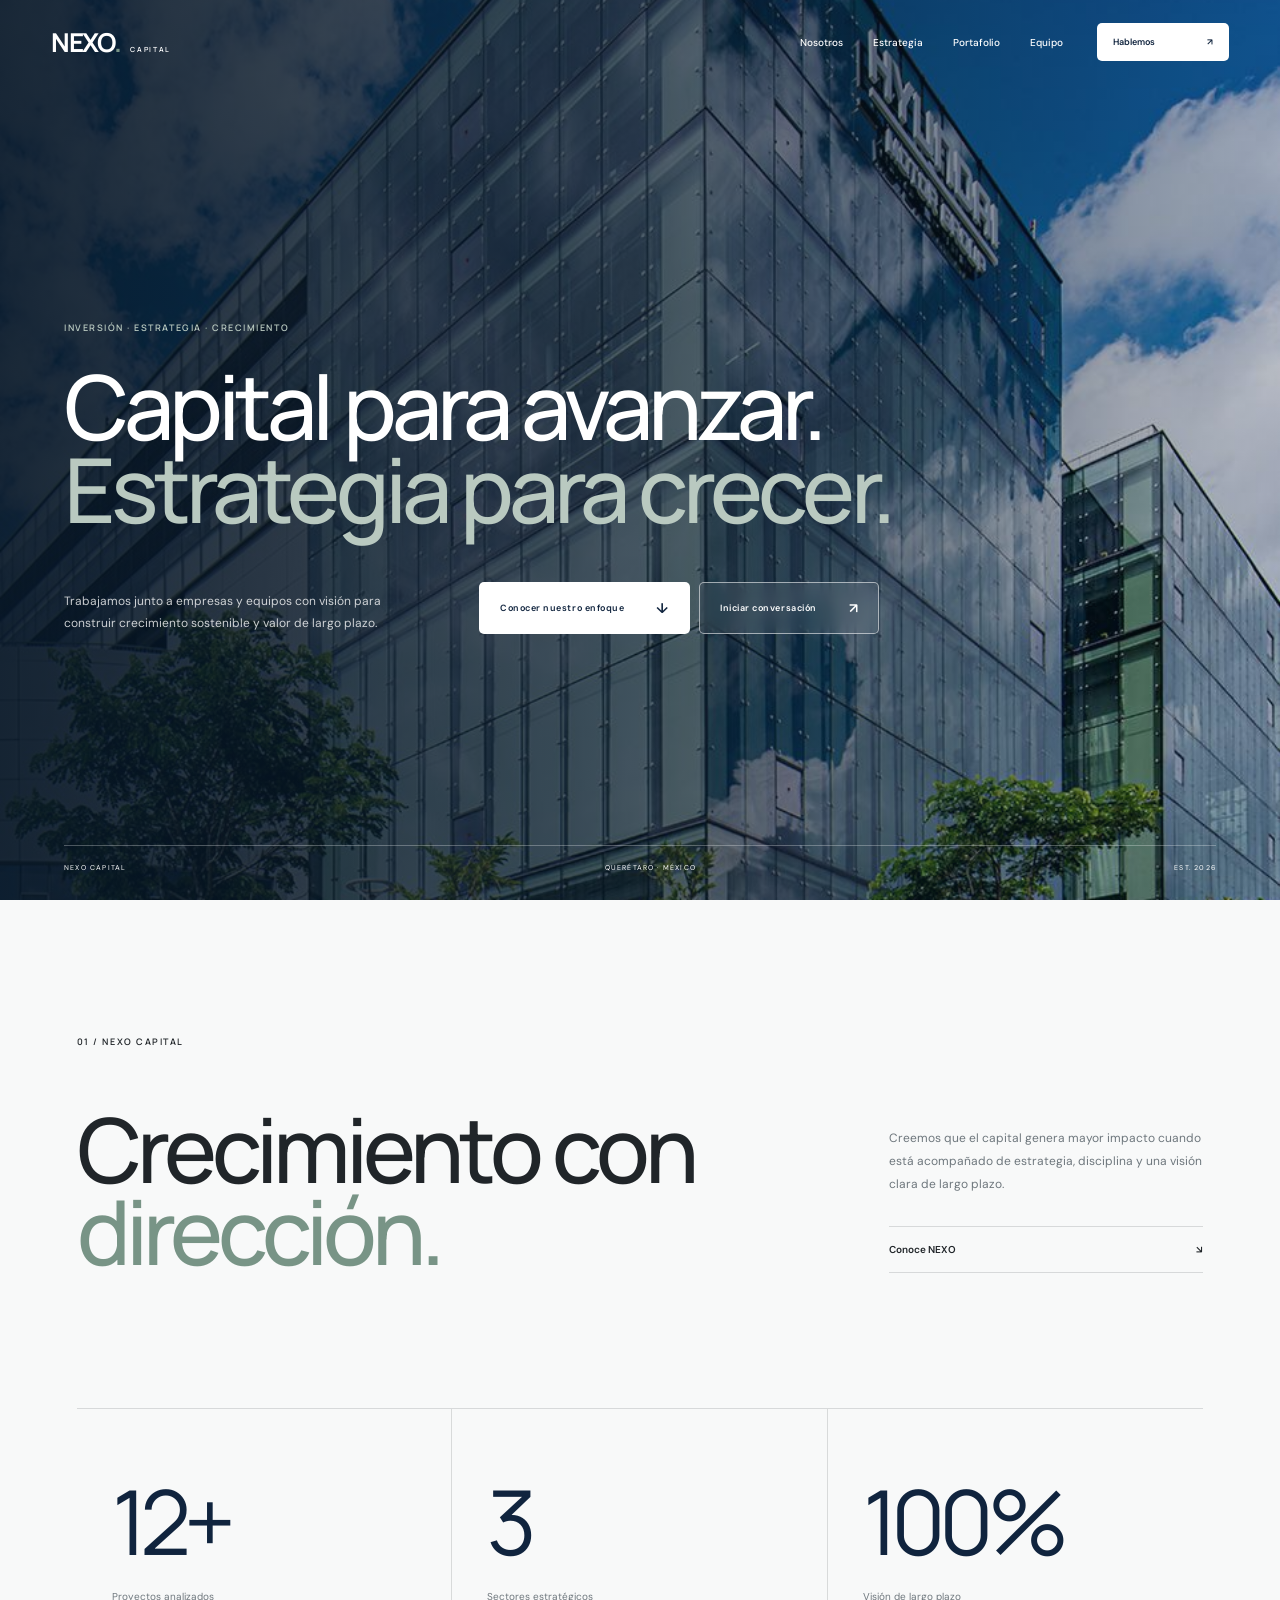
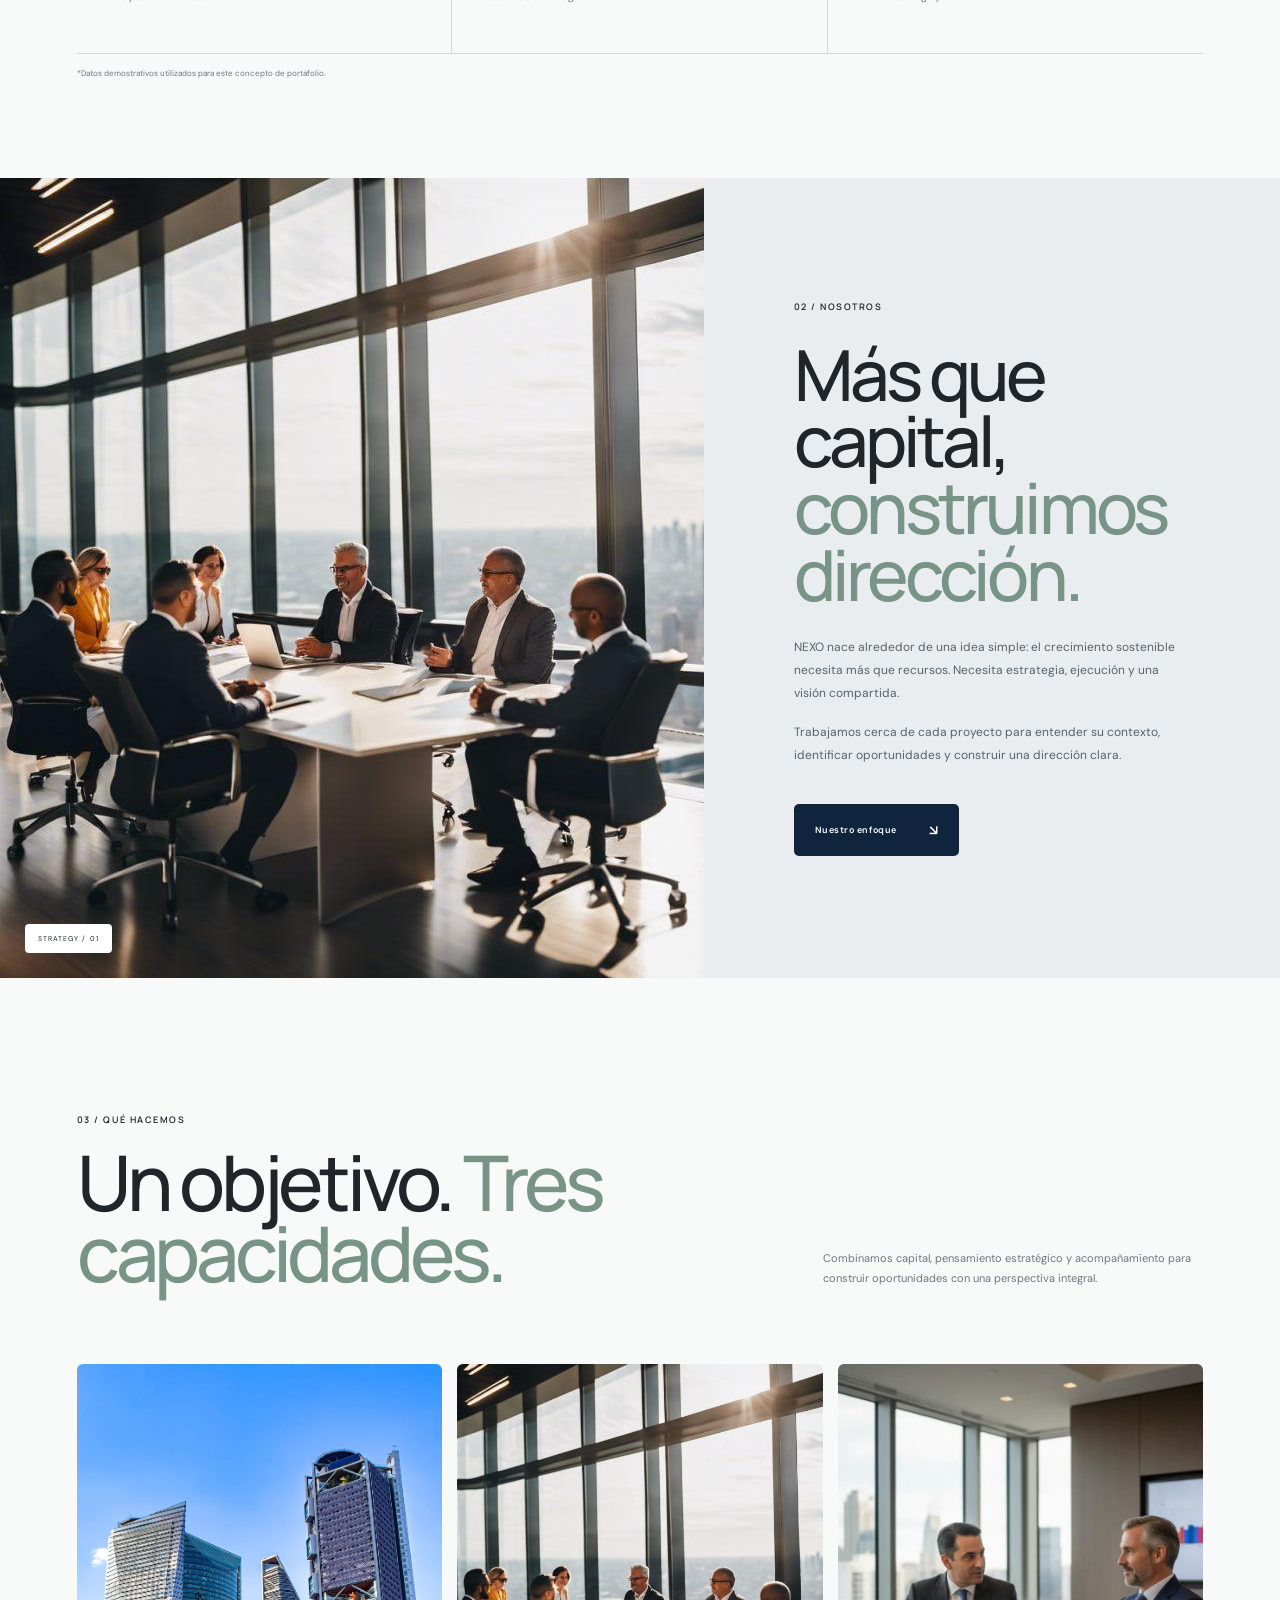
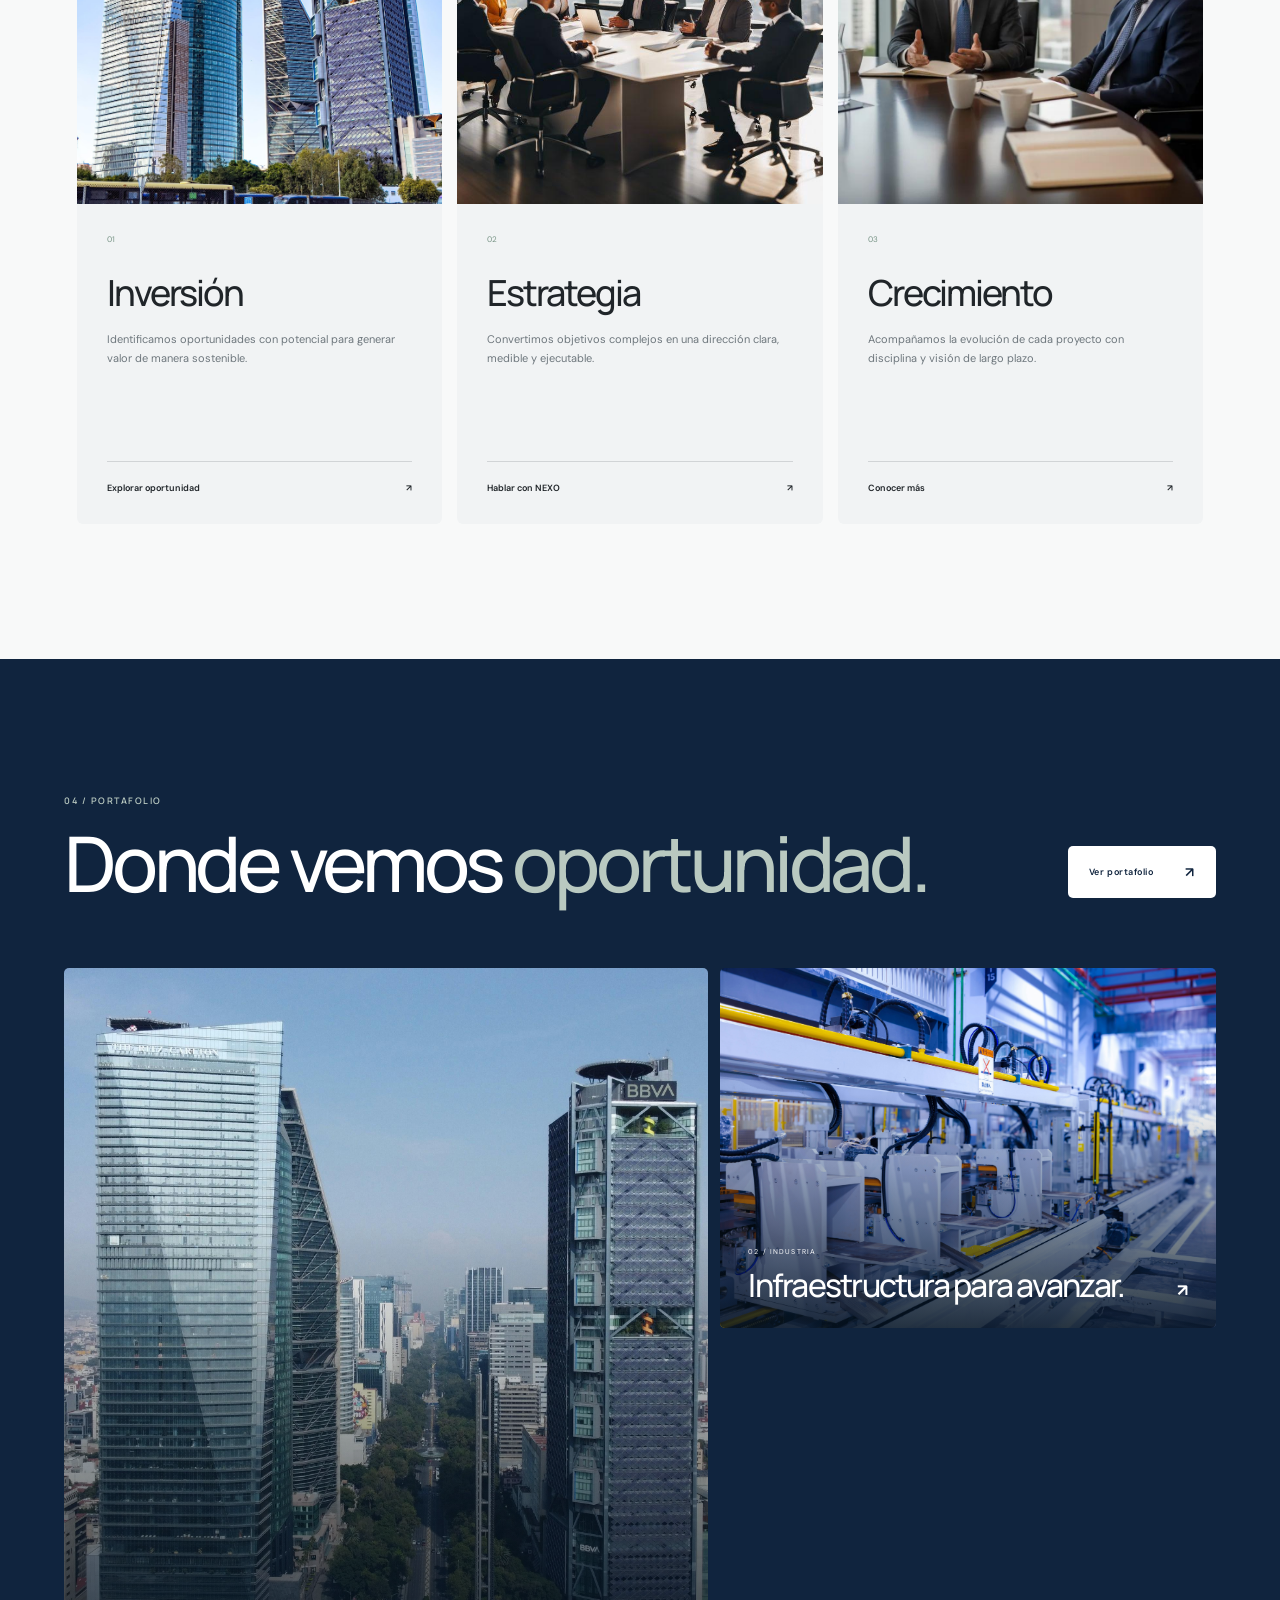
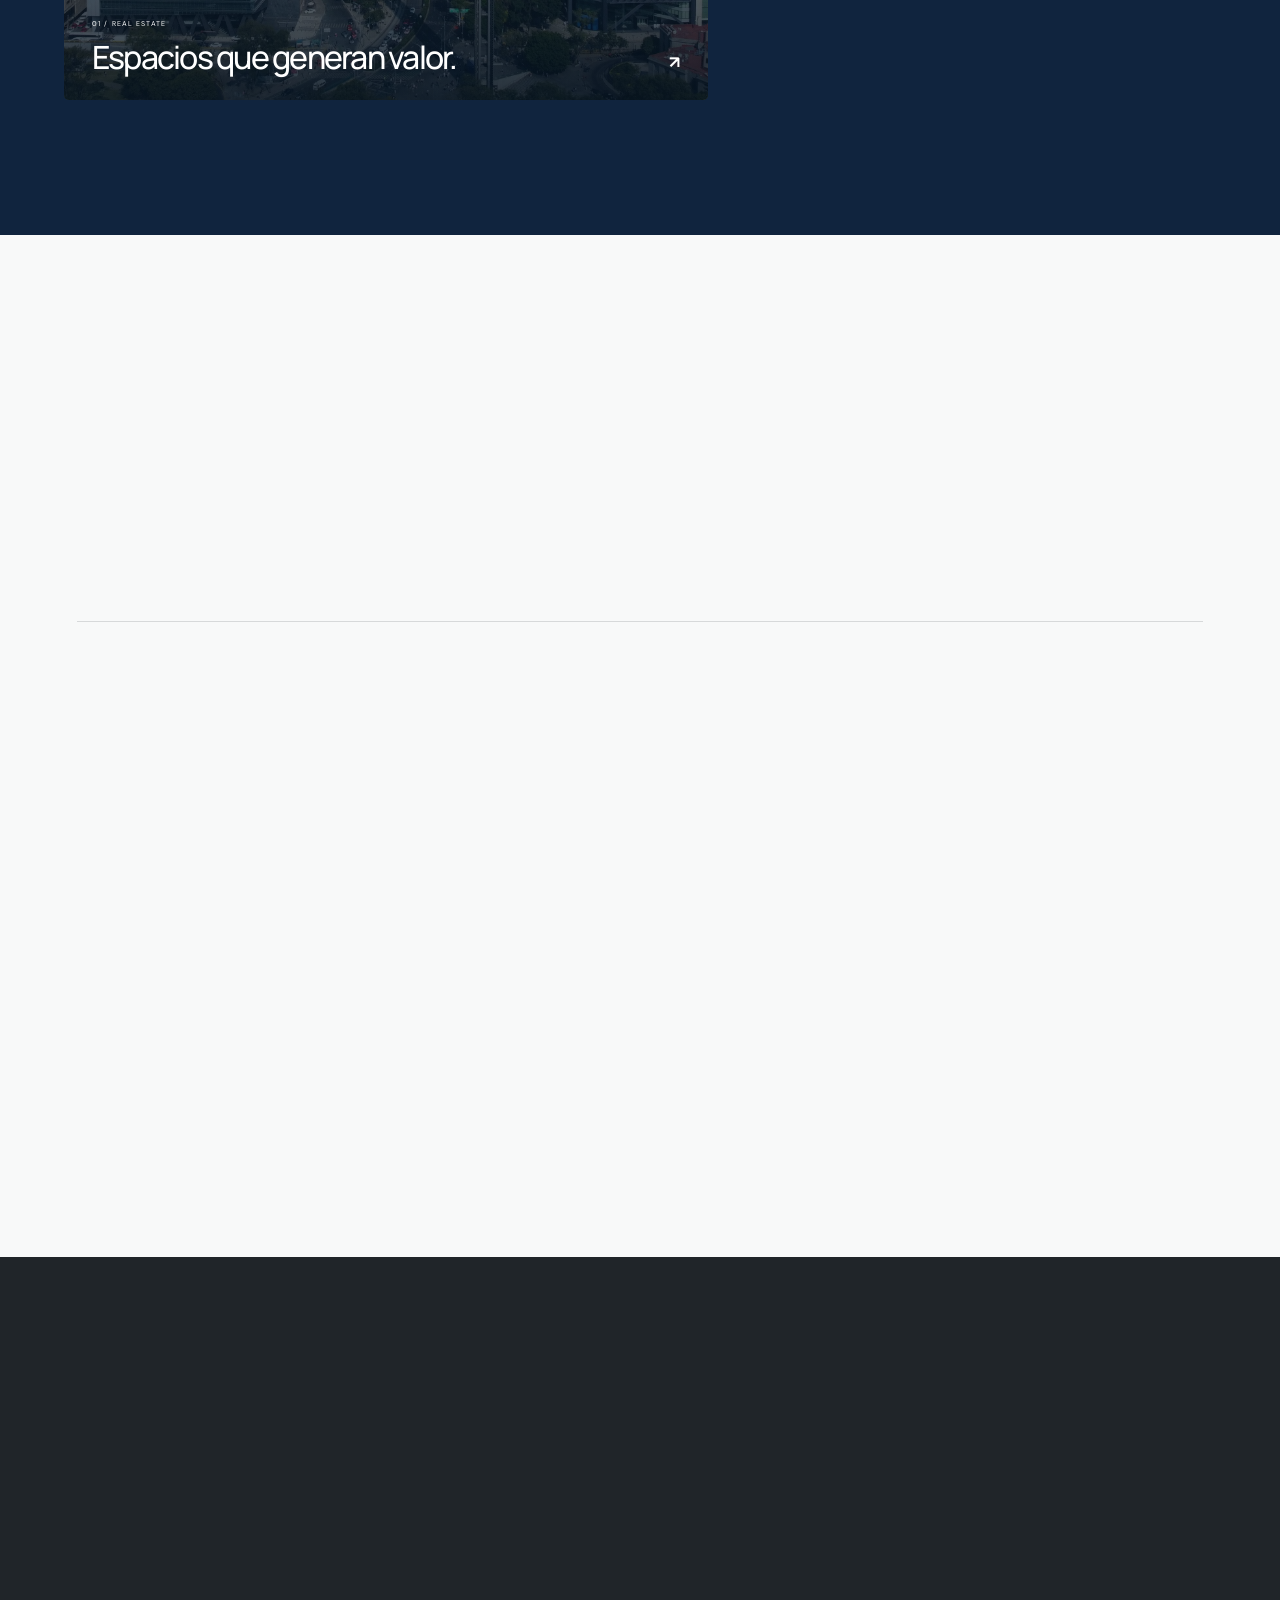
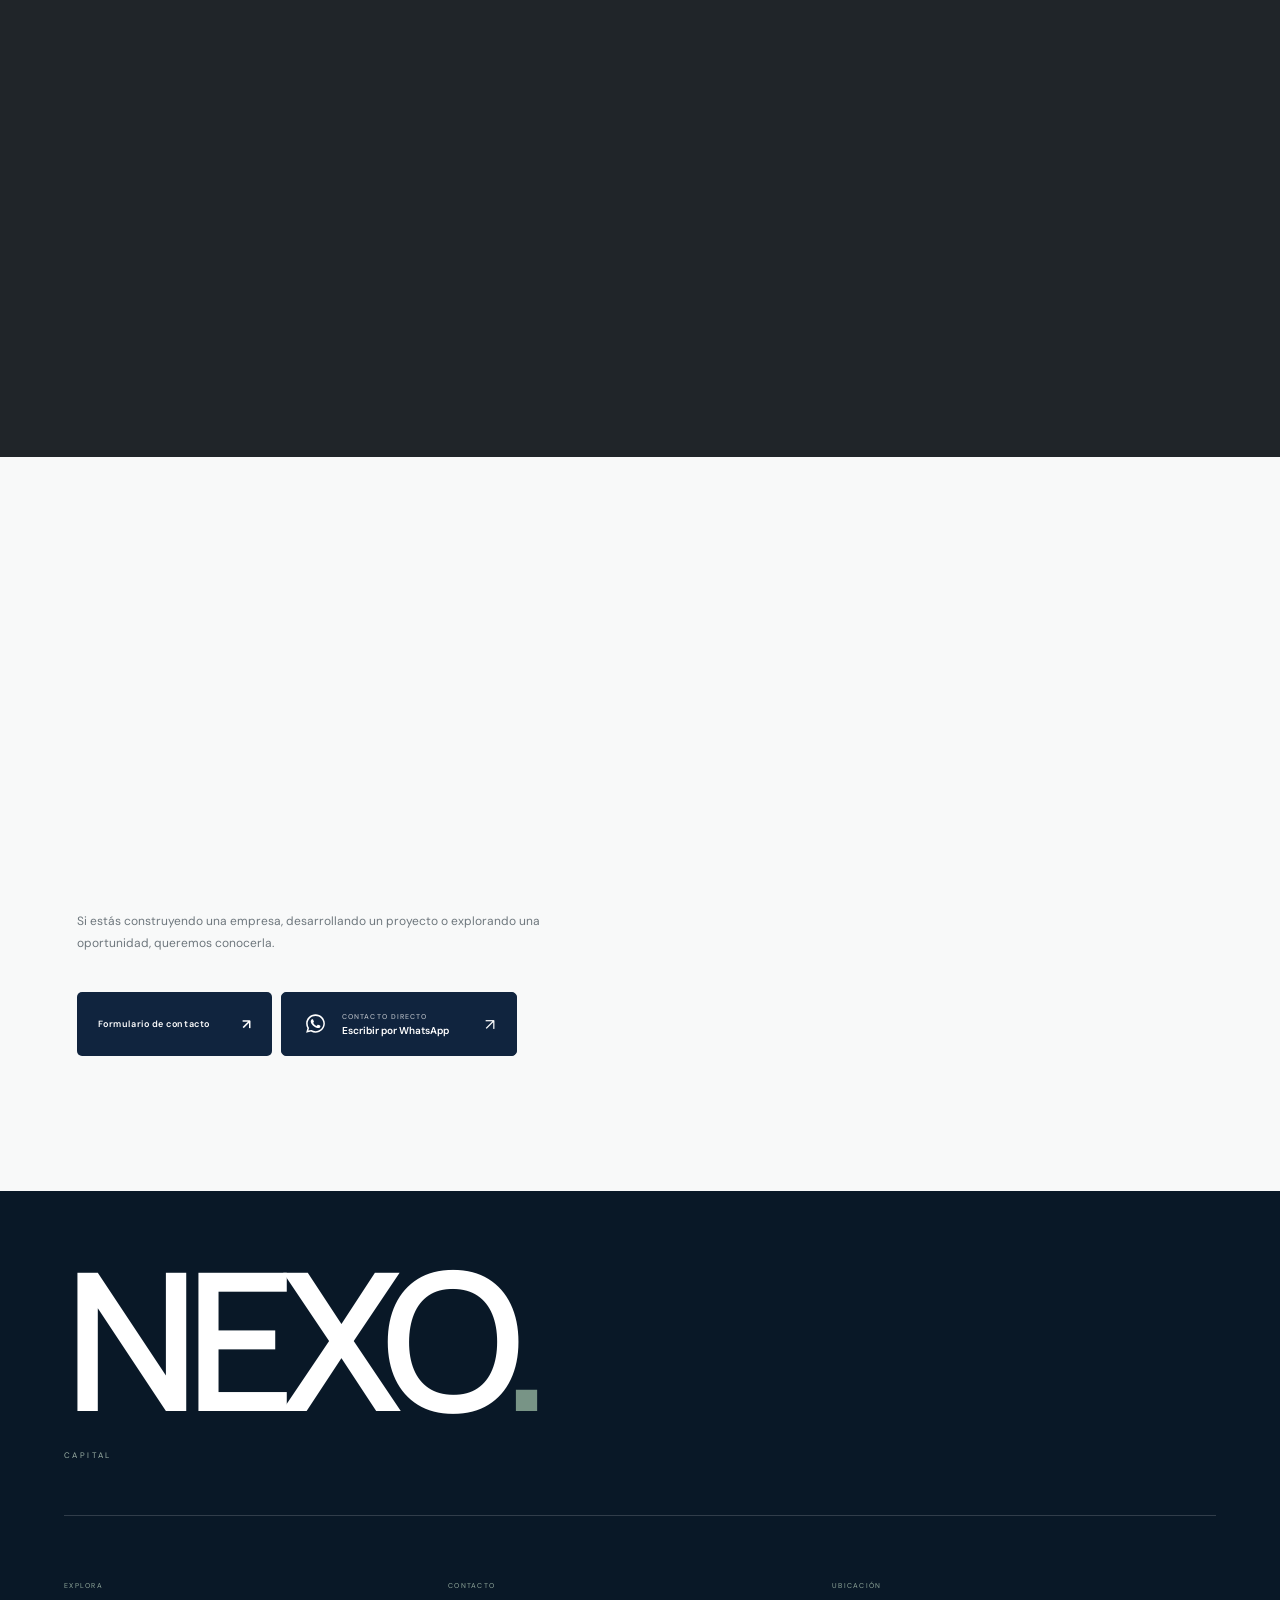
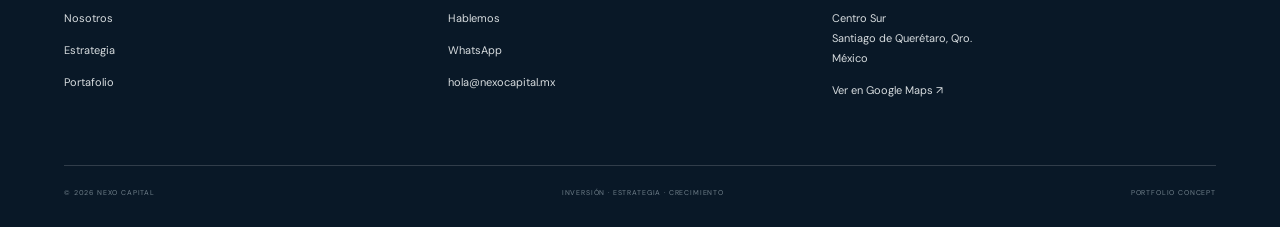
<file: index.html>
<!DOCTYPE html>
<html lang="es">

<head>
    <meta charset="UTF-8">
    <meta name="viewport" content="width=device-width, initial-scale=1.0">

    <title>NEXO Capital | Inversión & Estrategia</title>

    <meta
        name="description"
        content="NEXO Capital. Capital para avanzar. Estrategia para crecer. Inversión, estrategia y crecimiento para empresas con visión de largo plazo."
    >

    <!-- PREVIEW AL COMPARTIR -->
    <meta property="og:title" content="NEXO Capital | Inversión & Estrategia">

    <meta
        property="og:description"
        content="Capital para avanzar. Estrategia para crecer. Construimos oportunidades de largo plazo junto a empresas con visión."
    >

    <meta property="og:type" content="website">
    <meta property="og:url" content="https://TU-DOMINIO.vercel.app/">

    <meta
        property="og:image"
        content="https://TU-DOMINIO.vercel.app/images/hero-nexo.jpg"
    >

    <meta
        property="og:image:alt"
        content="NEXO Capital — Inversión y estrategia"
    >

    <meta property="og:site_name" content="NEXO Capital">
    <meta property="og:locale" content="es_MX">

    <meta name="twitter:card" content="summary_large_image">
    <meta name="twitter:title" content="NEXO Capital | Inversión & Estrategia">

    <meta
        name="twitter:description"
        content="Capital para avanzar. Estrategia para crecer."
    >

    <meta
        name="twitter:image"
        content="https://TU-DOMINIO.vercel.app/images/hero-nexo.jpg"
    >

    <meta name="theme-color" content="#10243E">

    <!-- FUENTES -->
    <link rel="preconnect" href="https://fonts.googleapis.com">
    <link rel="preconnect" href="https://fonts.gstatic.com" crossorigin>

    <link
        href="https://fonts.googleapis.com/css2?family=DM+Sans:wght@400;500;600&family=Manrope:wght@400;500;600;700&display=swap"
        rel="stylesheet"
    >

    <link rel="stylesheet" href="style.css">
</head>


<body>

<header class="header" id="header">

    <a href="index.html" class="logo">
        NEXO<span>.</span>
        <small>CAPITAL</small>
    </a>

    <nav class="nav" id="nav">
        <a href="#nosotros">Nosotros</a>
        <a href="#servicios">Estrategia</a>
        <a href="portafolio.html">Portafolio</a>
        <a href="#equipo">Equipo</a>
        <a href="contacto.html" class="mobile-only">Contacto</a>
    </nav>

    <a href="contacto.html" class="header-button">
        Hablemos
        <span>↗</span>
    </a>

    <button
        class="menu-button"
        id="menuButton"
        aria-label="Abrir menú"
    >
        <span></span>
        <span></span>
    </button>

</header>


<main>

    <!-- HERO -->

    <section class="hero">

        <img
            src="images/hero-nexo.jpg"
            alt="NEXO Capital"
            class="hero-image"
        >

        <div class="hero-overlay"></div>

        <div class="hero-content">

            <p class="eyebrow">
                INVERSIÓN · ESTRATEGIA · CRECIMIENTO
            </p>

            <h1>
                Capital para avanzar.
                <span>Estrategia para crecer.</span>
            </h1>

            <div class="hero-bottom">

                <p>
                    Trabajamos junto a empresas y equipos con visión
                    para construir crecimiento sostenible y valor
                    de largo plazo.
                </p>

                <div class="hero-buttons">

                    <a href="#servicios" class="button button-white">
                        Conocer nuestro enfoque
                        <span>↓</span>
                    </a>

                    <a href="contacto.html" class="button button-glass">
                        Iniciar conversación
                        <span>↗</span>
                    </a>

                </div>

            </div>

        </div>

        <div class="hero-footer">
            <span>NEXO CAPITAL</span>
            <span>QUERÉTARO · MÉXICO</span>
            <span>EST. 2026</span>
        </div>

    </section>


    <!-- INTRO -->

    <section class="intro section">

        <div class="section-top reveal">
            <p class="section-label">01 / NEXO CAPITAL</p>
        </div>

        <div class="intro-grid">

            <h2 class="reveal">
                Crecimiento con
                <span>dirección.</span>
            </h2>

            <div class="intro-copy reveal">

                <p>
                    Creemos que el capital genera mayor impacto cuando
                    está acompañado de estrategia, disciplina y una
                    visión clara de largo plazo.
                </p>

                <a href="#nosotros" class="friendly-link">
                    Conoce NEXO
                    <span>↘</span>
                </a>

            </div>

        </div>

    </section>


    <!-- CIFRAS -->

    <section class="stats">

        <div class="stat reveal">
            <strong data-target="12" data-suffix="+">0</strong>
            <p>Proyectos analizados</p>
        </div>

        <div class="stat reveal">
            <strong data-target="3" data-suffix="">0</strong>
            <p>Sectores estratégicos</p>
        </div>

        <div class="stat reveal">
            <strong data-target="100" data-suffix="%">0</strong>
            <p>Visión de largo plazo</p>
        </div>

    </section>

    <p class="demo-note">
        *Datos demostrativos utilizados para este concepto de portafolio.
    </p>


    <!-- NOSOTROS -->

    <section class="about" id="nosotros">

        <div class="about-image reveal">

            <img
                src="images/estrategia.jpg"
                alt="Estrategia empresarial NEXO Capital"
            >

            <span>STRATEGY / 01</span>

        </div>

        <div class="about-content reveal">

            <p class="section-label">02 / NOSOTROS</p>

            <h2>
                Más que capital,
                <span>construimos dirección.</span>
            </h2>

            <p>
                NEXO nace alrededor de una idea simple: el crecimiento
                sostenible necesita más que recursos. Necesita estrategia,
                ejecución y una visión compartida.
            </p>

            <p>
                Trabajamos cerca de cada proyecto para entender su contexto,
                identificar oportunidades y construir una dirección clara.
            </p>

            <a href="#servicios" class="button button-navy">
                Nuestro enfoque
                <span>↘</span>
            </a>

        </div>

    </section>


    <!-- SERVICIOS -->

    <section class="services section" id="servicios">

        <div class="section-heading reveal">

            <div>
                <p class="section-label">03 / QUÉ HACEMOS</p>

                <h2>
                    Un objetivo.
                    <span>Tres capacidades.</span>
                </h2>
            </div>

            <p>
                Combinamos capital, pensamiento estratégico y acompañamiento
                para construir oportunidades con una perspectiva integral.
            </p>

        </div>


        <div class="services-grid">

            <article class="service-card reveal">

                <div class="service-image">
                    <img
                        src="images/inversion.jpg"
                        alt="Inversión NEXO Capital"
                    >
                </div>

                <div class="service-content">

                    <span class="service-number">01</span>

                    <h3>Inversión</h3>

                    <p>
                        Identificamos oportunidades con potencial para
                        generar valor de manera sostenible.
                    </p>

                    <a href="contacto.html">
                        Explorar oportunidad
                        <span>↗</span>
                    </a>

                </div>

            </article>


            <article class="service-card reveal">

                <div class="service-image">
                    <img
                        src="images/estrategia.jpg"
                        alt="Estrategia empresarial"
                    >
                </div>

                <div class="service-content">

                    <span class="service-number">02</span>

                    <h3>Estrategia</h3>

                    <p>
                        Convertimos objetivos complejos en una dirección
                        clara, medible y ejecutable.
                    </p>

                    <a href="contacto.html">
                        Hablar con NEXO
                        <span>↗</span>
                    </a>

                </div>

            </article>


            <article class="service-card reveal">

                <div class="service-image">
                    <img
                        src="images/crecimiento.jpg"
                        alt="Crecimiento empresarial"
                    >
                </div>

                <div class="service-content">

                    <span class="service-number">03</span>

                    <h3>Crecimiento</h3>

                    <p>
                        Acompañamos la evolución de cada proyecto con
                        disciplina y visión de largo plazo.
                    </p>

                    <a href="contacto.html">
                        Conocer más
                        <span>↗</span>
                    </a>

                </div>

            </article>

        </div>

    </section>


    <!-- PORTAFOLIO -->

    <section class="portfolio">

        <div class="portfolio-heading reveal">

            <div>
                <p class="section-label light-label">04 / PORTAFOLIO</p>

                <h2>
                    Donde vemos
                    <span>oportunidad.</span>
                </h2>
            </div>

            <a href="portafolio.html" class="button button-white">
                Ver portafolio
                <span>↗</span>
            </a>

        </div>


        <div class="portfolio-grid">

            <a
                href="portafolio.html#real-estate"
                class="portfolio-card portfolio-main reveal"
            >

                <img
                    src="images/portafolio-01.jpg"
                    alt="Real Estate"
                >

                <div class="portfolio-card-overlay">

                    <span>01 / REAL ESTATE</span>

                    <h3>
                        Espacios que
                        generan valor.
                    </h3>

                    <strong>↗</strong>

                </div>

            </a>


            <a
                href="portafolio.html#industria"
                class="portfolio-card reveal"
            >

                <img
                    src="images/portafolio-02.jpg"
                    alt="Industria"
                >

                <div class="portfolio-card-overlay">

                    <span>02 / INDUSTRIA</span>

                    <h3>
                        Infraestructura
                        para avanzar.
                    </h3>

                    <strong>↗</strong>

                </div>

            </a>


            <a
                href="portafolio.html#tecnologia"
                class="portfolio-card reveal"
            >

                <img
                    src="images/portafolio-03.jpg"
                    alt="Tecnología"
                >

                <div class="portfolio-card-overlay">

                    <span>03 / TECNOLOGÍA</span>

                    <h3>
                        Ideas con
                        escala.
                    </h3>

                    <strong>↗</strong>

                </div>

            </a>

        </div>

    </section>


    <!-- PROCESO -->

    <section class="process section">

        <div class="section-heading reveal">

            <div>
                <p class="section-label">05 / PROCESO</p>

                <h2>
                    De oportunidad
                    <span>a crecimiento.</span>
                </h2>
            </div>

        </div>


        <div class="process-list">

            <div class="process-item reveal">
                <span>01</span>
                <h3>Entender</h3>
                <p>Analizamos el contexto, el negocio y la oportunidad.</p>
            </div>

            <div class="process-item reveal">
                <span>02</span>
                <h3>Definir</h3>
                <p>Construimos una dirección estratégica clara.</p>
            </div>

            <div class="process-item reveal">
                <span>03</span>
                <h3>Ejecutar</h3>
                <p>Convertimos la estrategia en decisiones y acciones.</p>
            </div>

            <div class="process-item reveal">
                <span>04</span>
                <h3>Escalar</h3>
                <p>Acompañamos el crecimiento con visión de largo plazo.</p>
            </div>

        </div>

    </section>


    <!-- EQUIPO -->

    <section class="team" id="equipo">

        <div class="team-image reveal">
            <img
                src="images/equipo.jpg"
                alt="Equipo NEXO Capital"
            >
        </div>

        <div class="team-content reveal">

            <p class="section-label light-label">06 / EQUIPO</p>

            <h2>
                Personas detrás
                <span>de cada decisión.</span>
            </h2>

            <p>
                Combinamos análisis, estrategia y una forma de trabajo
                cercana para entender cada oportunidad desde diferentes
                perspectivas.
            </p>

            <a href="contacto.html" class="button button-white">
                Conecta con nosotros
                <span>↗</span>
            </a>

        </div>

    </section>


    <!-- CONTACTO -->

    <section class="contact-cta section">

        <p class="section-label reveal">07 / CONVERSEMOS</p>

        <h2 class="reveal">
            Las buenas oportunidades empiezan
            con una <span>conversación.</span>
        </h2>

        <p class="contact-cta-text reveal">
            Si estás construyendo una empresa, desarrollando un proyecto
            o explorando una oportunidad, queremos conocerla.
        </p>


        <div class="contact-actions reveal">

            <a href="contacto.html" class="button button-navy">
                Formulario de contacto
                <span>↗</span>
            </a>


            <a
                href="https://wa.me/524420000000?text=Hola%20NEXO%20Capital,%20me%20gustaría%20platicar%20sobre%20una%20oportunidad."
                target="_blank"
                rel="noopener noreferrer"
                class="whatsapp-button"
            >

                <span class="whatsapp-icon">

                    <svg viewBox="0 0 32 32" aria-hidden="true">
                        <path
                            fill="currentColor"
                            d="M16.04 3C9.39 3 4 8.28 4 14.8c0 2.08.56 4.12 1.62 5.9L4 26.6l6.13-1.57a12.2 12.2 0 0 0 5.9 1.5h.01C22.68 26.53 28 21.25 28 14.8 28 8.28 22.68 3 16.04 3Zm0 21.54a10.2 10.2 0 0 1-5.2-1.42l-.37-.22-3.64.93.97-3.47-.24-.36a9.64 9.64 0 0 1-1.58-5.2c0-5.43 4.51-9.84 10.06-9.84 5.54 0 10.04 4.41 10.04 9.84 0 5.37-4.5 9.74-10.04 9.74Zm5.52-7.29c-.3-.15-1.8-.87-2.08-.97-.28-.1-.48-.15-.68.15-.2.3-.78.97-.96 1.17-.18.2-.35.22-.65.07-.3-.15-1.27-.46-2.42-1.47a9.1 9.1 0 0 1-1.67-2.03c-.17-.3-.02-.46.13-.61.13-.13.3-.35.45-.52.15-.18.2-.3.3-.5.1-.2.05-.37-.03-.52-.07-.15-.67-1.6-.93-2.18-.24-.58-.5-.5-.68-.51h-.58c-.2 0-.53.07-.8.37-.28.3-1.06 1.02-1.06 2.48 0 1.47 1.1 2.88 1.24 3.08.15.2 2.15 3.22 5.2 4.52.73.31 1.3.5 1.74.64.73.23 1.4.2 1.93.12.59-.09 1.8-.72 2.06-1.42.25-.7.25-1.3.18-1.42-.08-.12-.28-.2-.58-.35Z"
                        />
                    </svg>

                </span>


                <span class="whatsapp-copy">
                    <small>CONTACTO DIRECTO</small>
                    <strong>Escribir por WhatsApp</strong>
                </span>

                <span class="whatsapp-arrow">↗</span>

            </a>

        </div>

    </section>

</main>


<footer class="footer">

    <div class="footer-brand">
        <a href="index.html">NEXO<span>.</span></a>
        <p>CAPITAL</p>
    </div>


    <div class="footer-grid">

        <div>
            <span>EXPLORA</span>
            <a href="#nosotros">Nosotros</a>
            <a href="#servicios">Estrategia</a>
            <a href="portafolio.html">Portafolio</a>
        </div>

        <div>
            <span>CONTACTO</span>
            <a href="contacto.html">Hablemos</a>

            <a
                href="https://wa.me/524420000000?text=Hola%20NEXO%20Capital,%20me%20gustaría%20recibir%20información."
                target="_blank"
                rel="noopener noreferrer"
            >
                WhatsApp
            </a>

            <a href="mailto:hola@nexocapital.mx">
                hola@nexocapital.mx
            </a>
        </div>

        <div>
    <span>UBICACIÓN</span>

    <p>
        Centro Sur<br>
        Santiago de Querétaro, Qro.<br>
        México
    </p>

    <a
        href="https://www.google.com/maps/search/?api=1&query=Centro+Sur+Santiago+de+Queretaro+Qro"
        target="_blank"
        rel="noopener noreferrer"
        class="location-link"
    >
        Ver en Google Maps ↗
    </a>
</div>

    </div>


    <div class="footer-bottom">
        <p>© 2026 NEXO CAPITAL</p>
        <p>INVERSIÓN · ESTRATEGIA · CRECIMIENTO</p>
        <p>PORTFOLIO CONCEPT</p>
    </div>

</footer>


<script src="script.js"></script>

</body>
</html>
</file>
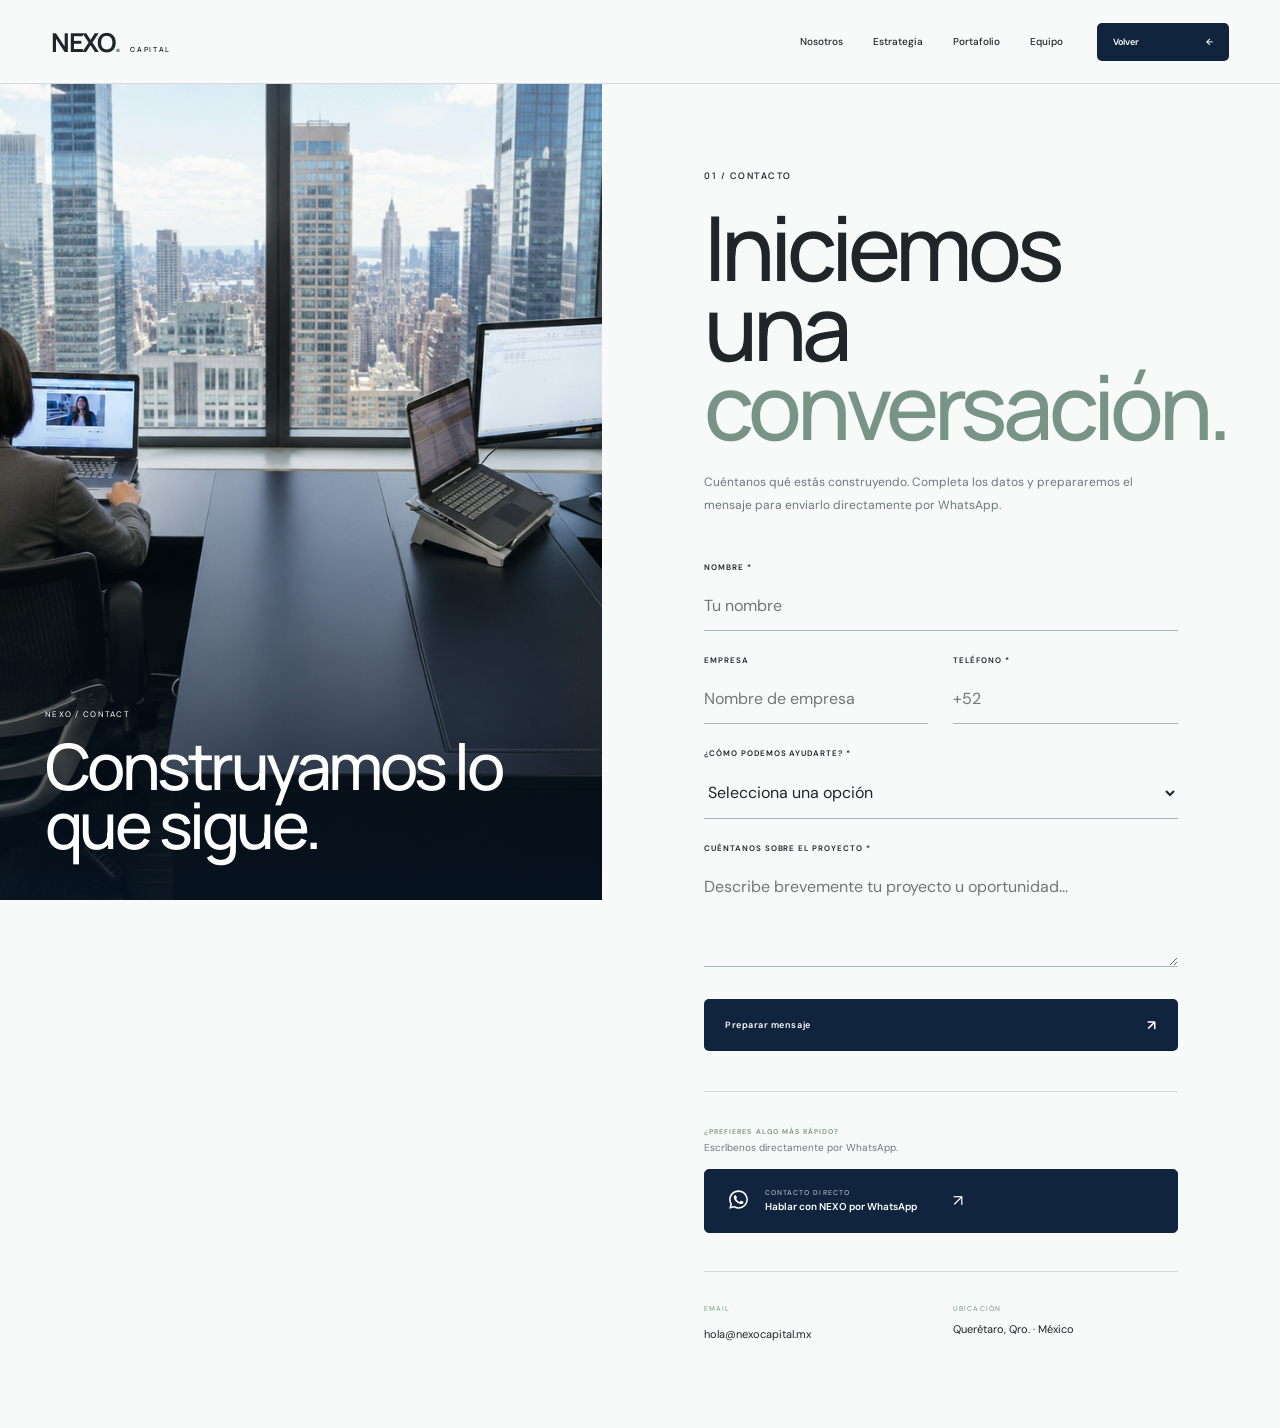
<file: contacto.html>
<!DOCTYPE html>
<html lang="es">

<head>
    <meta charset="UTF-8">
    <meta name="viewport" content="width=device-width, initial-scale=1.0">

    <title>Contacto | NEXO Capital</title>

    <meta
        name="description"
        content="Conecta con NEXO Capital. Comparte una oportunidad, proyecto o conversación estratégica."
    >

    <meta property="og:title" content="Contacto | NEXO Capital">

    <meta
        property="og:description"
        content="Las buenas oportunidades empiezan con una conversación."
    >

    <meta property="og:type" content="website">
    <meta property="og:url" content="https://TU-DOMINIO.vercel.app/contacto.html">

    <meta
        property="og:image"
        content="https://TU-DOMINIO.vercel.app/images/contacto.jpg"
    >

    <meta property="og:site_name" content="NEXO Capital">
    <meta property="og:locale" content="es_MX">

    <meta name="twitter:card" content="summary_large_image">
    <meta name="twitter:title" content="Contacto | NEXO Capital">

    <meta
        name="twitter:description"
        content="Las buenas oportunidades empiezan con una conversación."
    >

    <meta
        name="twitter:image"
        content="https://TU-DOMINIO.vercel.app/images/contacto.jpg"
    >

    <meta name="theme-color" content="#10243E">

    <link rel="preconnect" href="https://fonts.googleapis.com">
    <link rel="preconnect" href="https://fonts.gstatic.com" crossorigin>

    <link
        href="https://fonts.googleapis.com/css2?family=DM+Sans:wght@400;500;600&family=Manrope:wght@400;500;600;700&display=swap"
        rel="stylesheet"
    >

    <link rel="stylesheet" href="style.css">
</head>


<body>

<header class="header internal-header" id="header">

    <a href="index.html" class="logo">
        NEXO<span>.</span>
        <small>CAPITAL</small>
    </a>

    <nav class="nav" id="nav">
        <a href="index.html#nosotros">Nosotros</a>
        <a href="index.html#servicios">Estrategia</a>
        <a href="portafolio.html">Portafolio</a>
        <a href="index.html#equipo">Equipo</a>
        <a href="contacto.html" class="mobile-only">Contacto</a>
    </nav>

    <a href="index.html" class="header-button">
        Volver
        <span>←</span>
    </a>

    <button
        class="menu-button"
        id="menuButton"
        aria-label="Abrir menú"
    >
        <span></span>
        <span></span>
    </button>

</header>


<main class="contact-page">

    <div class="contact-image">

        <img
            src="images/contacto.jpg"
            alt="Contacto NEXO Capital"
        >

        <div class="contact-image-overlay"></div>

        <div class="contact-image-text">
            <span>NEXO / CONTACT</span>

            <h2>
                Construyamos
                lo que sigue.
            </h2>
        </div>

    </div>


    <div class="contact-content">

        <p class="section-label">
            01 / CONTACTO
        </p>

        <h1>
            Iniciemos una
            <span>conversación.</span>
        </h1>

        <p class="contact-intro">
            Cuéntanos qué estás construyendo. Completa los datos
            y prepararemos el mensaje para enviarlo directamente
            por WhatsApp.
        </p>


        <form class="contact-form" id="contactForm">

            <div class="form-group">
                <label for="nombre">Nombre *</label>

                <input
                    type="text"
                    id="nombre"
                    placeholder="Tu nombre"
                    required
                >
            </div>


            <div class="form-row">

                <div class="form-group">
                    <label for="empresa">Empresa</label>

                    <input
                        type="text"
                        id="empresa"
                        placeholder="Nombre de empresa"
                    >
                </div>

                <div class="form-group">
                    <label for="telefono">Teléfono *</label>

                    <input
                        type="tel"
                        id="telefono"
                        placeholder="+52"
                        required
                    >
                </div>

            </div>


            <div class="form-group">

                <label for="interes">
                    ¿Cómo podemos ayudarte? *
                </label>

                <select id="interes" required>

                    <option value="">
                        Selecciona una opción
                    </option>

                    <option value="Presentar una oportunidad">
                        Presentar una oportunidad
                    </option>

                    <option value="Inversión">
                        Inversión
                    </option>

                    <option value="Estrategia">
                        Estrategia
                    </option>

                    <option value="Crecimiento">
                        Crecimiento
                    </option>

                    <option value="Conversación general">
                        Conversación general
                    </option>

                </select>

            </div>


            <div class="form-group">

                <label for="mensaje">
                    Cuéntanos sobre el proyecto *
                </label>

                <textarea
                    id="mensaje"
                    placeholder="Describe brevemente tu proyecto u oportunidad..."
                    required
                ></textarea>

            </div>


            <button
                type="submit"
                class="button button-navy form-submit"
            >
                Preparar mensaje
                <span>↗</span>
            </button>

        </form>


        <div class="direct-whatsapp">

            <div class="direct-whatsapp-heading">
                <span>¿PREFIERES ALGO MÁS RÁPIDO?</span>
                <p>Escríbenos directamente por WhatsApp.</p>
            </div>


            <a
                href="https://wa.me/524420000000?text=Hola%20NEXO%20Capital,%20me%20gustaría%20platicar%20sobre%20una%20oportunidad."
                target="_blank"
                rel="noopener noreferrer"
                class="whatsapp-button whatsapp-full"
            >

                <span class="whatsapp-icon">

                    <svg viewBox="0 0 32 32" aria-hidden="true">
                        <path
                            fill="currentColor"
                            d="M16.04 3C9.39 3 4 8.28 4 14.8c0 2.08.56 4.12 1.62 5.9L4 26.6l6.13-1.57a12.2 12.2 0 0 0 5.9 1.5h.01C22.68 26.53 28 21.25 28 14.8 28 8.28 22.68 3 16.04 3Zm0 21.54a10.2 10.2 0 0 1-5.2-1.42l-.37-.22-3.64.93.97-3.47-.24-.36a9.64 9.64 0 0 1-1.58-5.2c0-5.43 4.51-9.84 10.06-9.84 5.54 0 10.04 4.41 10.04 9.84 0 5.37-4.5 9.74-10.04 9.74Zm5.52-7.29c-.3-.15-1.8-.87-2.08-.97-.28-.1-.48-.15-.68.15-.2.3-.78.97-.96 1.17-.18.2-.35.22-.65.07-.3-.15-1.27-.46-2.42-1.47a9.1 9.1 0 0 1-1.67-2.03c-.17-.3-.02-.46.13-.61.13-.13.3-.35.45-.52.15-.18.2-.3.3-.5.1-.2.05-.37-.03-.52-.07-.15-.67-1.6-.93-2.18-.24-.58-.5-.5-.68-.51h-.58c-.2 0-.53.07-.8.37-.28.3-1.06 1.02-1.06 2.48 0 1.47 1.1 2.88 1.24 3.08.15.2 2.15 3.22 5.2 4.52.73.31 1.3.5 1.74.64.73.23 1.4.2 1.93.12.59-.09 1.8-.72 2.06-1.42.25-.7.25-1.3.18-1.42-.08-.12-.28-.2-.58-.35Z"
                        />
                    </svg>

                </span>


                <span class="whatsapp-copy">
                    <small>CONTACTO DIRECTO</small>
                    <strong>Hablar con NEXO por WhatsApp</strong>
                </span>

                <span class="whatsapp-arrow">↗</span>

            </a>

        </div>


        <div class="contact-info">

            <div>
                <span>EMAIL</span>
                <a href="mailto:hola@nexocapital.mx">
                    hola@nexocapital.mx
                </a>
            </div>

            <div>
                <span>UBICACIÓN</span>
                <p>Querétaro, Qro. · México</p>
            </div>

        </div>

    </div>

</main>


<script src="script.js"></script>

</body>
</html>
</file>
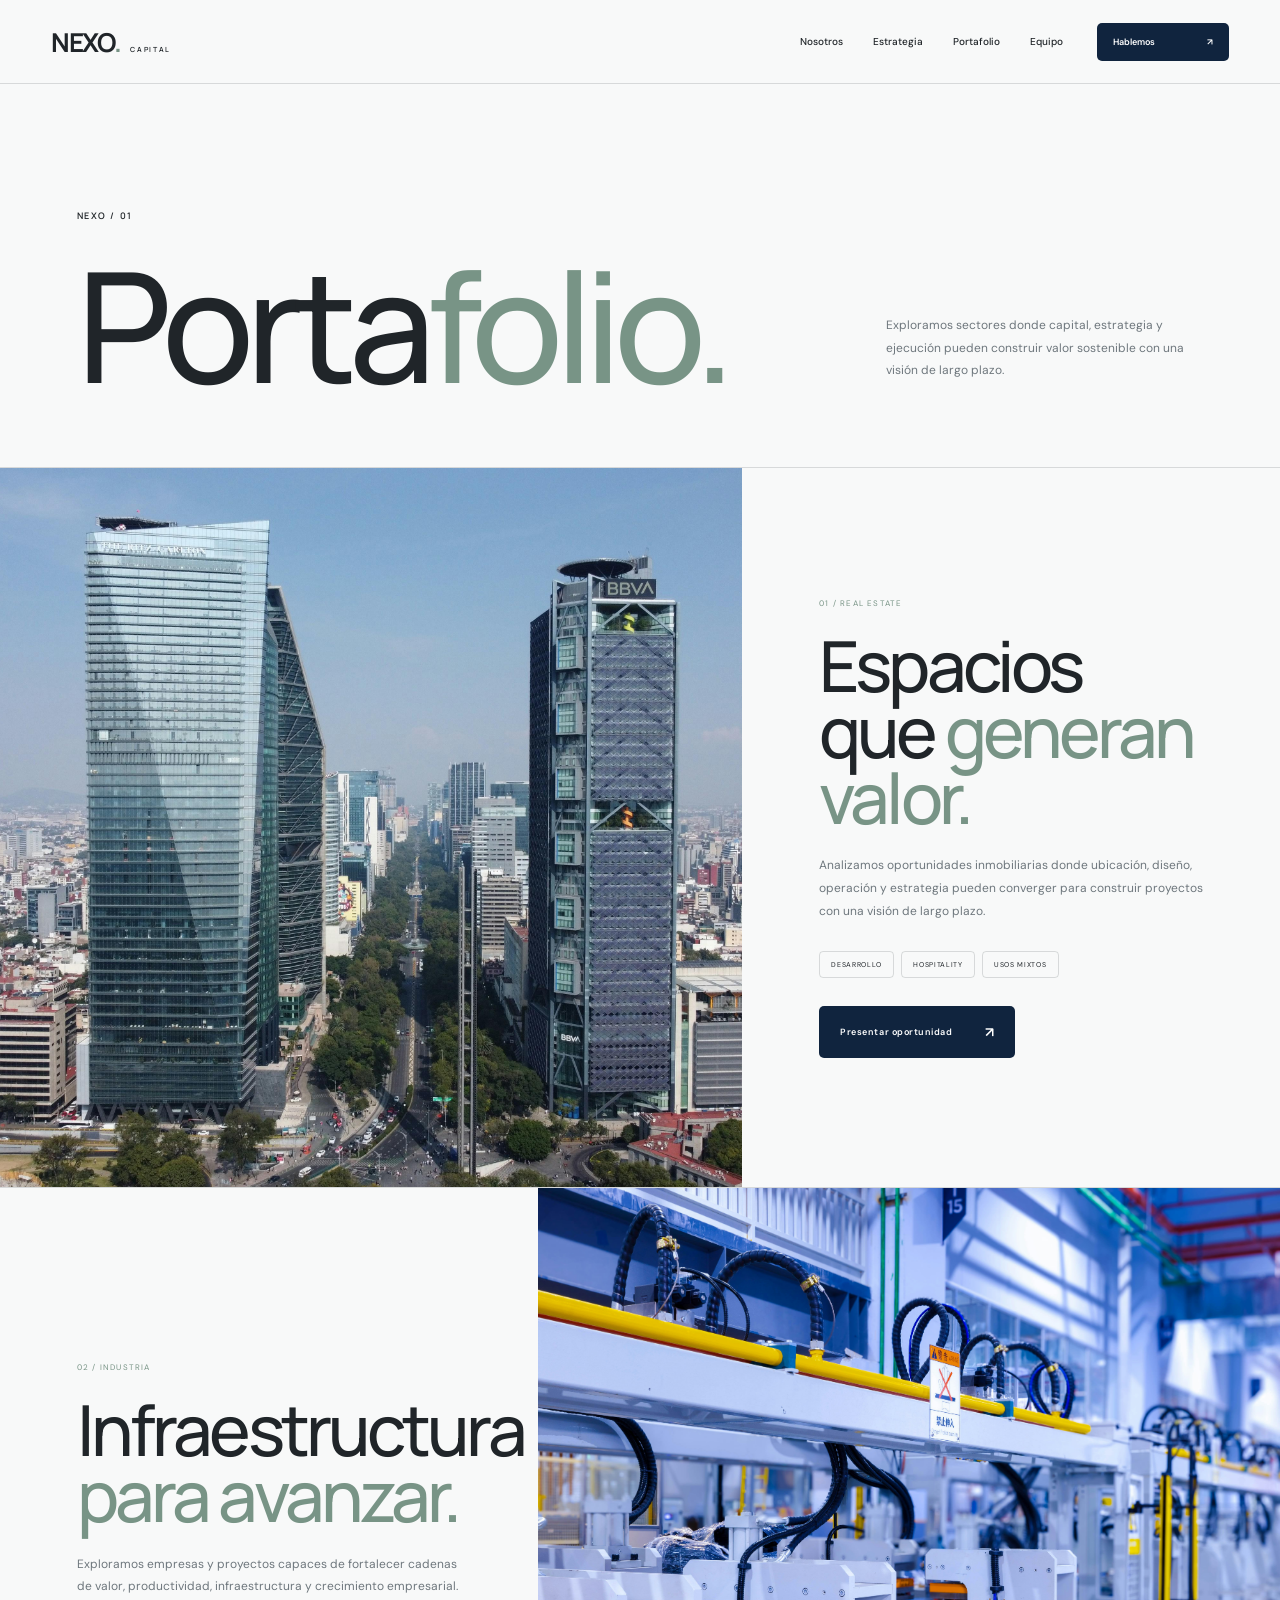
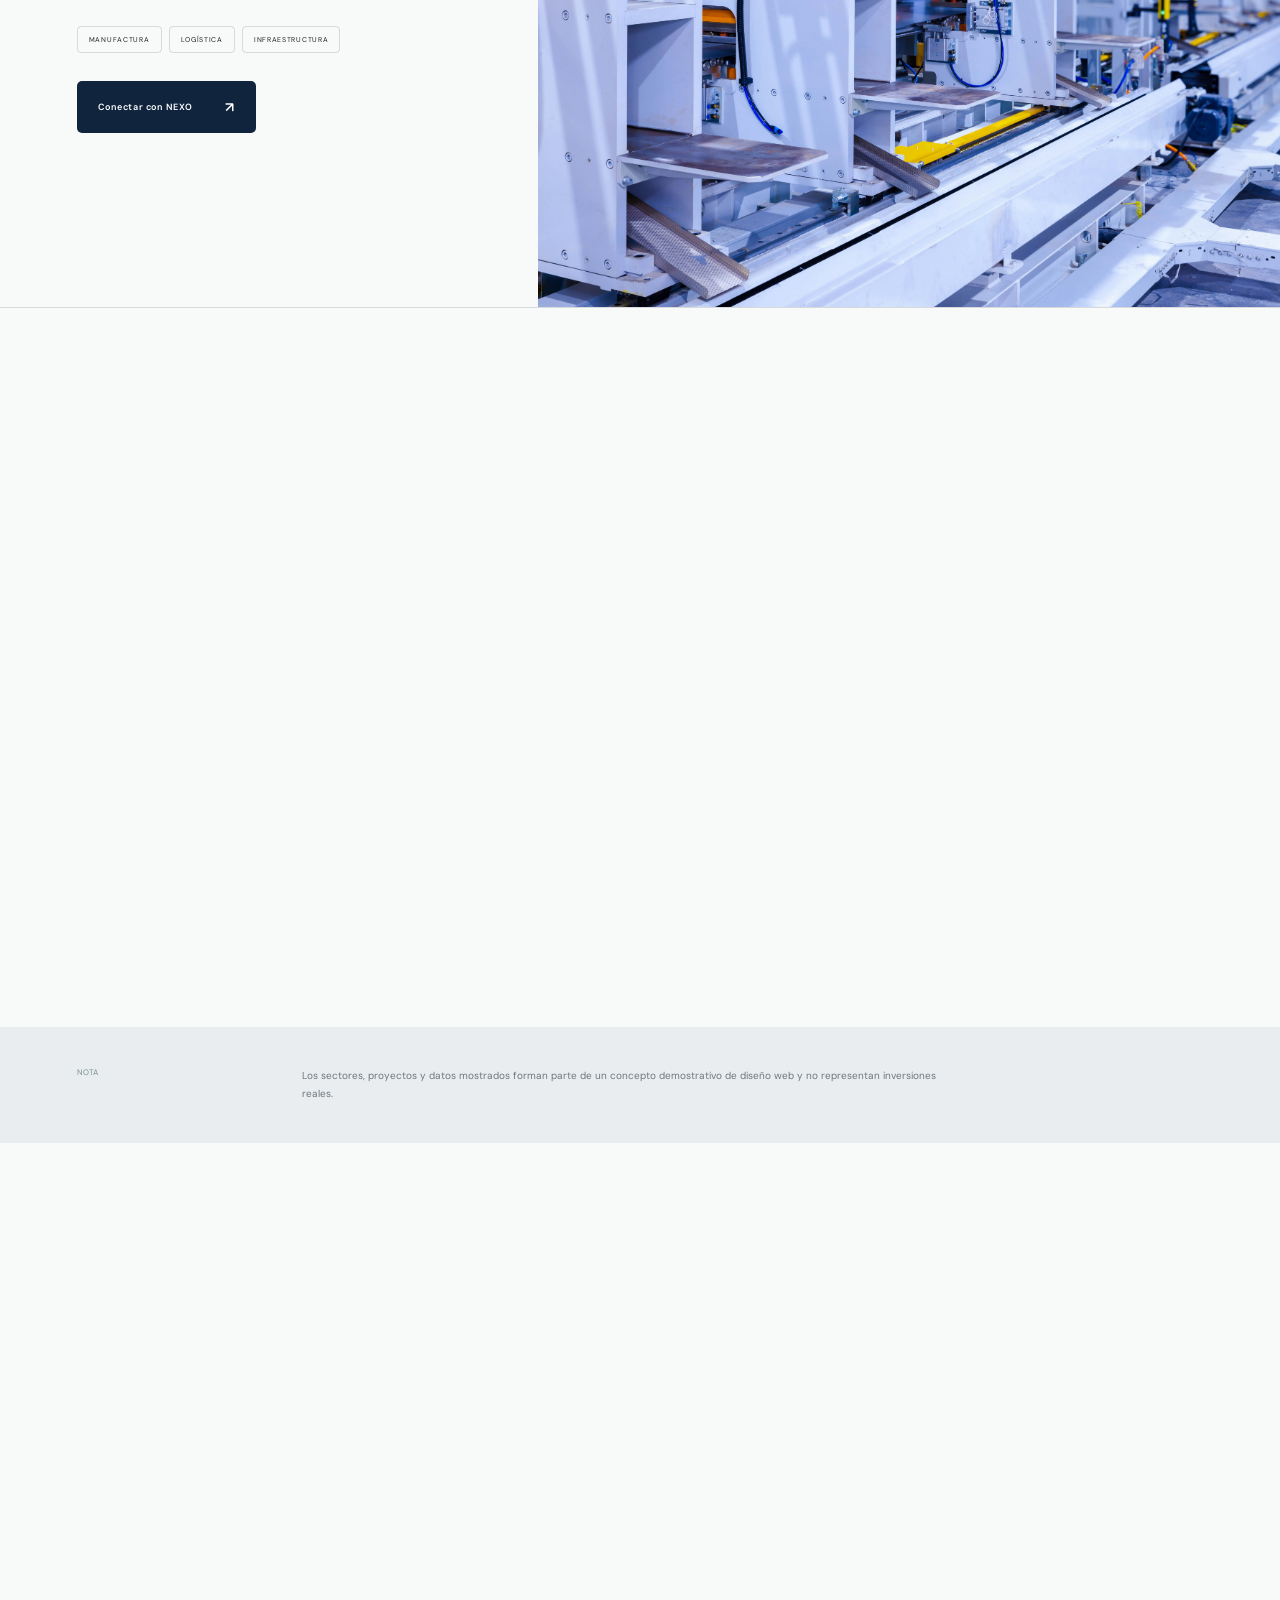
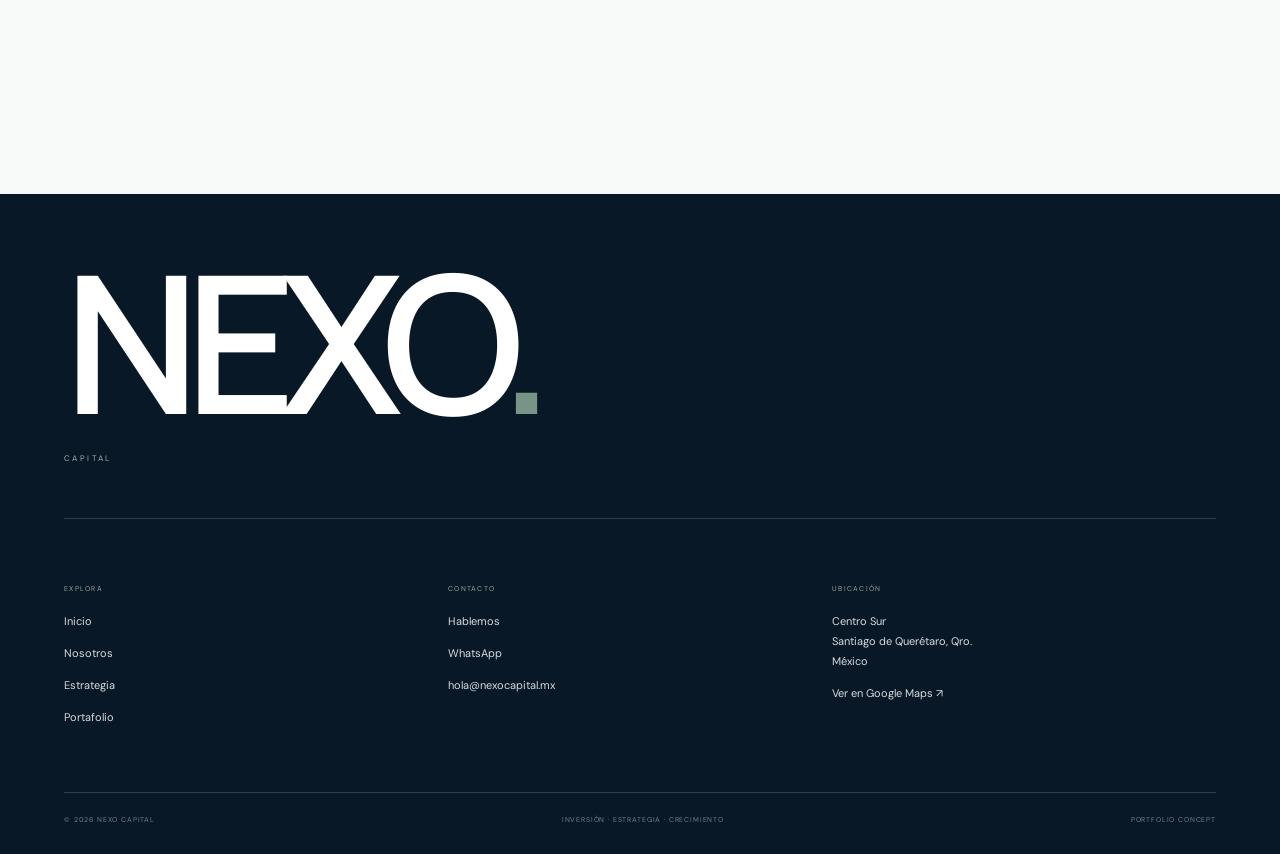
<file: portafolio.html>
<!DOCTYPE html>
<html lang="es">

<head>
    <meta charset="UTF-8">
    <meta name="viewport" content="width=device-width, initial-scale=1.0">

    <title>Portafolio | NEXO Capital</title>

    <meta
        name="description"
        content="Conoce las áreas de interés de NEXO Capital: real estate, industria y tecnología."
    >

    <!-- PREVIEW AL COMPARTIR -->
    <meta property="og:title" content="Portafolio | NEXO Capital">

    <meta
        property="og:description"
        content="Exploramos oportunidades en sectores capaces de construir valor de largo plazo."
    >

    <meta property="og:type" content="website">

    <!-- CAMBIAR CUANDO TENGAS EL LINK DE VERCEL -->
    <meta
        property="og:url"
        content="https://TU-DOMINIO.vercel.app/portafolio.html"
    >

    <meta
        property="og:image"
        content="https://TU-DOMINIO.vercel.app/images/portafolio-01.jpg"
    >

    <meta
        property="og:image:alt"
        content="Portafolio de NEXO Capital"
    >

    <meta property="og:site_name" content="NEXO Capital">
    <meta property="og:locale" content="es_MX">

    <!-- TWITTER / X -->
    <meta name="twitter:card" content="summary_large_image">
    <meta name="twitter:title" content="Portafolio | NEXO Capital">

    <meta
        name="twitter:description"
        content="Real estate, industria y tecnología con visión de largo plazo."
    >

    <meta
        name="twitter:image"
        content="https://TU-DOMINIO.vercel.app/images/portafolio-01.jpg"
    >

    <meta name="theme-color" content="#10243E">

    <!-- FUENTES -->
    <link rel="preconnect" href="https://fonts.googleapis.com">
    <link rel="preconnect" href="https://fonts.gstatic.com" crossorigin>

    <link
        href="https://fonts.googleapis.com/css2?family=DM+Sans:wght@400;500;600&family=Manrope:wght@400;500;600;700&display=swap"
        rel="stylesheet"
    >

    <link rel="stylesheet" href="style.css">
</head>


<body>

<!-- =========================
     HEADER
========================= -->

<header class="header internal-header" id="header">

    <a href="index.html" class="logo">
        NEXO<span>.</span>
        <small>CAPITAL</small>
    </a>

    <nav class="nav" id="nav">

        <a href="index.html#nosotros">
            Nosotros
        </a>

        <a href="index.html#servicios">
            Estrategia
        </a>

        <a href="portafolio.html">
            Portafolio
        </a>

        <a href="index.html#equipo">
            Equipo
        </a>

        <a href="contacto.html" class="mobile-only">
            Contacto
        </a>

    </nav>

    <a href="contacto.html" class="header-button">
        Hablemos
        <span>↗</span>
    </a>

    <button
        class="menu-button"
        id="menuButton"
        aria-label="Abrir menú"
    >
        <span></span>
        <span></span>
    </button>

</header>



<!-- =========================
     CONTENIDO
========================= -->

<main class="internal-main">


    <!-- =========================
         HERO
    ========================= -->

    <section class="page-hero">

        <p class="section-label reveal">
            NEXO / 01
        </p>

        <div class="page-hero-grid">

            <h1 class="reveal">
                Porta<span>folio.</span>
            </h1>

            <p class="reveal">
                Exploramos sectores donde capital, estrategia
                y ejecución pueden construir valor sostenible
                con una visión de largo plazo.
            </p>

        </div>

    </section>



    <!-- =========================
         REAL ESTATE
    ========================= -->

    <section
        class="portfolio-detail"
        id="real-estate"
    >

        <div class="portfolio-detail-image reveal">

            <img
                src="images/portafolio-01.jpg"
                alt="Real Estate NEXO Capital"
            >

        </div>


        <div class="portfolio-detail-content reveal">

            <span class="detail-label">
                01 / REAL ESTATE
            </span>

            <h2>
                Espacios que
                <span>generan valor.</span>
            </h2>

            <p>
                Analizamos oportunidades inmobiliarias donde
                ubicación, diseño, operación y estrategia pueden
                converger para construir proyectos con una visión
                de largo plazo.
            </p>

            <div class="tags">

                <span>DESARROLLO</span>

                <span>HOSPITALITY</span>

                <span>USOS MIXTOS</span>

            </div>

            <a
                href="contacto.html"
                class="button button-navy"
            >
                Presentar oportunidad
                <span>↗</span>
            </a>

        </div>

    </section>



    <!-- =========================
         INDUSTRIA
    ========================= -->

    <section
        class="portfolio-detail portfolio-detail-reverse"
        id="industria"
    >

        <div class="portfolio-detail-content reveal">

            <span class="detail-label">
                02 / INDUSTRIA
            </span>

            <h2>
                Infraestructura
                <span>para avanzar.</span>
            </h2>

            <p>
                Exploramos empresas y proyectos capaces de
                fortalecer cadenas de valor, productividad,
                infraestructura y crecimiento empresarial.
            </p>

            <div class="tags">

                <span>MANUFACTURA</span>

                <span>LOGÍSTICA</span>

                <span>INFRAESTRUCTURA</span>

            </div>

            <a
                href="contacto.html"
                class="button button-navy"
            >
                Conectar con NEXO
                <span>↗</span>
            </a>

        </div>


        <div class="portfolio-detail-image reveal">

            <img
                src="images/portafolio-02.jpg"
                alt="Industria NEXO Capital"
            >

        </div>

    </section>



    <!-- =========================
         TECNOLOGÍA
    ========================= -->

    <section
        class="portfolio-detail"
        id="tecnologia"
    >

        <div class="portfolio-detail-image reveal">

            <img
                src="images/portafolio-03.jpg"
                alt="Tecnología NEXO Capital"
            >

        </div>


        <div class="portfolio-detail-content reveal">

            <span class="detail-label">
                03 / TECNOLOGÍA
            </span>

            <h2>
                Ideas con
                <span>escala.</span>
            </h2>

            <p>
                Nos interesan modelos que utilizan tecnología
                para resolver problemas reales, optimizar procesos
                y construir ventajas capaces de crecer.
            </p>

            <div class="tags">

                <span>SOFTWARE</span>

                <span>DIGITAL</span>

                <span>INNOVACIÓN</span>

            </div>

            <a
                href="contacto.html"
                class="button button-navy"
            >
                Presentar proyecto
                <span>↗</span>
            </a>

        </div>

    </section>



    <!-- =========================
         NOTA PORTAFOLIO
    ========================= -->

    <section class="disclaimer">

        <span>
            NOTA
        </span>

        <p>
            Los sectores, proyectos y datos mostrados forman
            parte de un concepto demostrativo de diseño web
            y no representan inversiones reales.
        </p>

    </section>



    <!-- =========================
         CTA CONTACTO
    ========================= -->

    <section class="contact-cta section">

        <p class="section-label reveal">
            ¿TIENES UNA OPORTUNIDAD?
        </p>

        <h2 class="reveal">
            Queremos conocer lo que
            estás <span>construyendo.</span>
        </h2>

        <p class="contact-cta-text reveal">
            Cuéntanos sobre tu empresa, proyecto u oportunidad.
            Podemos comenzar con una conversación.
        </p>


        <div class="contact-actions reveal">

            <!-- FORMULARIO -->

            <a
                href="contacto.html"
                class="button button-navy"
            >
                Formulario de contacto
                <span>↗</span>
            </a>


            <!-- WHATSAPP -->

            <a
                href="https://wa.me/524420000000?text=Hola%20NEXO%20Capital,%20me%20gustaría%20presentar%20una%20oportunidad."
                target="_blank"
                rel="noopener noreferrer"
                class="whatsapp-button"
            >

                <span class="whatsapp-icon">

                    <svg
                        viewBox="0 0 32 32"
                        aria-hidden="true"
                    >
                        <path
                            fill="currentColor"
                            d="M16.04 3C9.39 3 4 8.28 4 14.8c0 2.08.56 4.12 1.62 5.9L4 26.6l6.13-1.57a12.2 12.2 0 0 0 5.9 1.5h.01C22.68 26.53 28 21.25 28 14.8 28 8.28 22.68 3 16.04 3Zm0 21.54a10.2 10.2 0 0 1-5.2-1.42l-.37-.22-3.64.93.97-3.47-.24-.36a9.64 9.64 0 0 1-1.58-5.2c0-5.43 4.51-9.84 10.06-9.84 5.54 0 10.04 4.41 10.04 9.84 0 5.37-4.5 9.74-10.04 9.74Zm5.52-7.29c-.3-.15-1.8-.87-2.08-.97-.28-.1-.48-.15-.68.15-.2.3-.78.97-.96 1.17-.18.2-.35.22-.65.07-.3-.15-1.27-.46-2.42-1.47a9.1 9.1 0 0 1-1.67-2.03c-.17-.3-.02-.46.13-.61.13-.13.3-.35.45-.52.15-.18.2-.3.3-.5.1-.2.05-.37-.03-.52-.07-.15-.67-1.6-.93-2.18-.24-.58-.5-.5-.68-.51h-.58c-.2 0-.53.07-.8.37-.28.3-1.06 1.02-1.06 2.48 0 1.47 1.1 2.88 1.24 3.08.15.2 2.15 3.22 5.2 4.52.73.31 1.3.5 1.74.64.73.23 1.4.2 1.93.12.59-.09 1.8-.72 2.06-1.42.25-.7.25-1.3.18-1.42-.08-.12-.28-.2-.58-.35Z"
                        >
                        </path>
                    </svg>

                </span>


                <span class="whatsapp-copy">

                    <small>
                        CONTACTO DIRECTO
                    </small>

                    <strong>
                        Escribir por WhatsApp
                    </strong>

                </span>


                <span class="whatsapp-arrow">
                    ↗
                </span>

            </a>

        </div>

    </section>

</main>



<!-- =========================
     FOOTER
========================= -->

<footer class="footer">

    <div class="footer-brand">

        <a href="index.html">
            NEXO<span>.</span>
        </a>

        <p>
            CAPITAL
        </p>

    </div>


    <div class="footer-grid">


        <!-- EXPLORA -->

        <div>

            <span>
                EXPLORA
            </span>

            <a href="index.html">
                Inicio
            </a>

            <a href="index.html#nosotros">
                Nosotros
            </a>

            <a href="index.html#servicios">
                Estrategia
            </a>

            <a href="portafolio.html">
                Portafolio
            </a>

        </div>



        <!-- CONTACTO -->

        <div>

            <span>
                CONTACTO
            </span>

            <a href="contacto.html">
                Hablemos
            </a>

            <a
                href="https://wa.me/524420000000?text=Hola%20NEXO%20Capital,%20me%20gustaría%20recibir%20información."
                target="_blank"
                rel="noopener noreferrer"
            >
                WhatsApp
            </a>

            <a href="mailto:hola@nexocapital.mx">
                hola@nexocapital.mx
            </a>

        </div>



        <!-- UBICACIÓN -->

        <div>

            <span>
                UBICACIÓN
            </span>

            <p>
                Centro Sur<br>
                Santiago de Querétaro, Qro.<br>
                México
            </p>

            <a
                href="https://www.google.com/maps/search/?api=1&query=Centro+Sur+Santiago+de+Queretaro+Qro"
                target="_blank"
                rel="noopener noreferrer"
                class="location-link"
            >
                Ver en Google Maps ↗
            </a>

        </div>

    </div>


    <div class="footer-bottom">

        <p>
            © 2026 NEXO CAPITAL
        </p>

        <p>
            INVERSIÓN · ESTRATEGIA · CRECIMIENTO
        </p>

        <p>
            PORTFOLIO CONCEPT
        </p>

    </div>

</footer>


<script src="script.js"></script>

</body>
</html>
</file>
<file: style.css>
:root {
    --navy: #10243E;
    --navy-soft: #173451;
    --steel: #46657F;
    --green: #789486;
    --green-light: #B9C9C0;
    --white: #F8F9F9;
    --pure-white: #FFFFFF;
    --gray: #E9EDF0;
    --gray-soft: #F1F3F4;
    --graphite: #202529;
    --muted: #6E777D;
    --line: rgba(32, 37, 41, .15);
}


/* =========================
   RESET
========================= */

* {
    margin: 0;
    padding: 0;
    box-sizing: border-box;
}

html {
    scroll-behavior: smooth;
}

body {
    background: var(--white);
    color: var(--graphite);

    font-family: "DM Sans", sans-serif;

    overflow-x: hidden;
}

img {
    width: 100%;
    display: block;
    object-fit: cover;
}

a {
    color: inherit;
    text-decoration: none;
}

button,
input,
textarea,
select {
    font: inherit;
}

button {
    color: inherit;
}

::selection {
    background: var(--navy);
    color: white;
}


/* =========================
   TYPOGRAPHY
========================= */

h1,
h2,
h3 {
    font-family: "Manrope", sans-serif;
    font-weight: 500;
    letter-spacing: -.055em;
}

h1 span,
h2 span {
    color: var(--green);
}

.section-label,
.eyebrow {
    font-family: "Manrope", sans-serif;

    font-size: 9px;
    font-weight: 600;

    letter-spacing: .17em;
    text-transform: uppercase;
}

.light-label {
    color: var(--green-light);
}


/* =========================
   HEADER
========================= */

.header {
    position: fixed;
    top: 0;
    left: 0;

    z-index: 1000;

    width: 100%;
    height: 84px;

    padding: 0 4vw;

    display: flex;
    align-items: center;

    color: white;

    transition:
        background .35s ease,
        color .35s ease,
        border .35s ease;
}

.header.scrolled,
.header.internal-header {
    background: rgba(248, 249, 249, .95);

    backdrop-filter: blur(16px);
    -webkit-backdrop-filter: blur(16px);

    color: var(--graphite);

    border-bottom: 1px solid var(--line);
}

.logo {
    display: flex;
    align-items: baseline;

    font-family: "Manrope", sans-serif;

    font-size: 26px;
    font-weight: 700;

    letter-spacing: -.06em;
}

.logo > span {
    color: var(--green);
}

.logo small {
    margin-left: 10px;

    font-size: 7px;
    font-weight: 600;

    letter-spacing: .24em;
}

.nav {
    margin-left: auto;
    margin-right: 34px;

    display: flex;
    align-items: center;
    gap: 30px;
}

.nav a {
    position: relative;

    font-size: 10px;
    font-weight: 500;

    transition: opacity .25s ease;
}

.nav a:hover {
    opacity: .55;
}

.header-button {
    min-width: 132px;

    padding: 13px 16px;

    display: flex;
    align-items: center;
    justify-content: space-between;

    background: white;
    color: var(--navy);

    border-radius: 5px;

    font-size: 9px;
    font-weight: 600;

    transition:
        background .3s ease,
        color .3s ease,
        transform .3s ease;
}

.header-button:hover {
    background: var(--green);
    color: white;

    transform: translateY(-1px);
}

.header.scrolled .header-button,
.internal-header .header-button {
    background: var(--navy);
    color: white;
}

.header.scrolled .header-button:hover,
.internal-header .header-button:hover {
    background: var(--green);
}

.menu-button,
.mobile-only {
    display: none;
}


/* =========================
   BUTTONS
========================= */

.button {
    min-height: 52px;

    padding: 0 20px;

    display: inline-flex;
    align-items: center;
    justify-content: space-between;

    gap: 32px;

    border: 1px solid transparent;
    border-radius: 5px;

    font-size: 9px;
    font-weight: 600;

    letter-spacing: .06em;

    cursor: pointer;

    transition:
        background .3s ease,
        color .3s ease,
        border .3s ease,
        transform .3s ease;
}

.button > span {
    font-size: 14px;
    transition: transform .3s ease;
}

.button:hover {
    transform: translateY(-2px);
}

.button:hover > span {
    transform: translate(2px, -2px);
}

.button-navy {
    background: var(--navy);
    color: white;
}

.button-navy:hover {
    background: var(--green);
}

.button-white {
    background: white;
    color: var(--navy);
}

.button-white:hover {
    background: var(--green);
    color: white;
}

.button-glass {
    color: white;

    border-color: rgba(255, 255, 255, .55);

    background: rgba(255, 255, 255, .08);

    backdrop-filter: blur(7px);
}

.button-glass:hover {
    background: white;
    color: var(--navy);
}


/* =========================
   HERO
========================= */

.hero {
    position: relative;

    width: 100%;
    height: 100vh;
    min-height: 720px;

    overflow: hidden;

    color: white;
}

.hero-image {
    position: absolute;
    inset: 0;

    width: 100%;
    height: 100%;

    z-index: -2;
}

.hero-overlay {
    position: absolute;
    inset: 0;

    z-index: -1;

    background:
        linear-gradient(
            90deg,
            rgba(6, 22, 38, .92) 0%,
            rgba(6, 22, 38, .72) 45%,
            rgba(6, 22, 38, .25) 100%
        );
}

.hero-content {
    height: 100%;

    padding: 165px 5vw 110px;

    display: flex;
    flex-direction: column;
    justify-content: center;
}

.eyebrow {
    margin-bottom: 30px;

    color: var(--green-light);
}

.hero h1 {
    max-width: 1100px;

    font-size: clamp(58px, 7vw, 108px);

    line-height: .93;
}

.hero h1 span {
    display: block;

    color: var(--green-light);
}

.hero-bottom {
    margin-top: 52px;

    display: flex;
    align-items: flex-end;

    gap: 65px;
}

.hero-bottom > p {
    width: 350px;

    font-size: 12px;
    line-height: 1.85;

    color: rgba(255, 255, 255, .78);
}

.hero-buttons {
    display: flex;
    gap: 9px;
}

.hero-footer {
    position: absolute;

    left: 5vw;
    right: 5vw;
    bottom: 28px;

    padding-top: 17px;

    display: flex;
    justify-content: space-between;

    border-top: 1px solid rgba(255, 255, 255, .28);

    font-size: 7px;
    letter-spacing: .17em;
}


/* =========================
   GENERAL SECTIONS
========================= */

.section {
    padding: 135px 6vw;
}

.section-top {
    margin-bottom: 60px;
}

.intro-grid {
    display: grid;
    grid-template-columns: 1.4fr .6fr;

    gap: 80px;
}

.intro h2 {
    max-width: 800px;

    font-size: clamp(55px, 7vw, 100px);

    line-height: .92;
}

.intro-copy {
    align-self: end;
}

.intro-copy p {
    margin-bottom: 30px;

    font-size: 12px;
    line-height: 1.9;

    color: var(--muted);
}

.friendly-link {
    width: 100%;

    padding: 16px 0;

    display: flex;
    align-items: center;
    justify-content: space-between;

    border-top: 1px solid var(--line);
    border-bottom: 1px solid var(--line);

    font-size: 10px;
    font-weight: 600;
}

.friendly-link span {
    transition: transform .3s ease;
}

.friendly-link:hover span {
    transform: translate(3px, 3px);
}


/* =========================
   STATS
========================= */

.stats {
    margin: 0 6vw;

    display: grid;
    grid-template-columns: repeat(3, 1fr);

    border-top: 1px solid var(--line);
    border-bottom: 1px solid var(--line);
}

.stat {
    padding: 50px 35px;

    border-right: 1px solid var(--line);
}

.stat:last-child {
    border-right: none;
}

.stat strong {
    display: block;

    font-family: "Manrope", sans-serif;

    font-size: clamp(58px, 7vw, 100px);
    font-weight: 400;

    letter-spacing: -.075em;

    color: var(--navy);
}

.stat p {
    margin-top: 8px;

    font-size: 10px;

    color: var(--muted);
}

.demo-note {
    margin: 14px 6vw 100px;

    font-size: 8px;

    color: var(--muted);
}


/* =========================
   ABOUT
========================= */

.about {
    min-height: 800px;

    display: grid;
    grid-template-columns: 55% 45%;

    background: var(--gray);
}

.about-image {
    position: relative;
}

.about-image img {
    height: 100%;
}

.about-image > span {
    position: absolute;

    left: 25px;
    bottom: 25px;

    padding: 10px 13px;

    background: white;

    border-radius: 4px;

    font-size: 7px;
    letter-spacing: .15em;
}

.about-content {
    padding: 8vw 7vw;

    display: flex;
    flex-direction: column;
    justify-content: center;
    align-items: flex-start;
}

.about-content h2 {
    margin: 28px 0;

    font-size: clamp(48px, 5.5vw, 80px);

    line-height: .95;
}

.about-content > p:not(.section-label) {
    max-width: 470px;

    margin-bottom: 17px;

    font-size: 12px;
    line-height: 1.9;

    color: #59636A;
}

.about-content .button {
    margin-top: 20px;
}


/* =========================
   SECTION HEADING
========================= */

.section-heading {
    margin-bottom: 75px;

    display: flex;
    justify-content: space-between;
    align-items: flex-end;

    gap: 50px;
}

.section-heading h2 {
    max-width: 800px;

    margin-top: 20px;

    font-size: clamp(50px, 6vw, 88px);

    line-height: .93;
}

.section-heading > p {
    max-width: 380px;

    font-size: 11px;
    line-height: 1.8;

    color: var(--muted);
}


/* =========================
   SERVICES
========================= */

.services-grid {
    display: grid;
    grid-template-columns: repeat(3, 1fr);

    gap: 15px;
}

.service-card {
    overflow: hidden;

    background: var(--gray-soft);

    border-radius: 6px;
}

.service-image {
    height: 440px;

    overflow: hidden;
}

.service-image img {
    height: 100%;

    transition: transform .7s ease;
}

.service-card:hover .service-image img {
    transform: scale(1.035);
}

.service-content {
    min-height: 320px;

    padding: 30px;

    display: flex;
    flex-direction: column;
}

.service-number {
    font-size: 8px;
    color: var(--green);
}

.service-content h3 {
    margin: 24px 0 13px;

    font-size: 36px;
}

.service-content p {
    max-width: 330px;

    font-size: 11px;
    line-height: 1.8;

    color: var(--muted);
}

.service-content a {
    margin-top: auto;

    padding-top: 20px;

    display: flex;
    justify-content: space-between;

    border-top: 1px solid var(--line);

    font-size: 9px;
    font-weight: 600;
}

.service-content a span {
    transition: transform .3s ease;
}

.service-content a:hover span {
    transform: translate(3px, -3px);
}


/* =========================
   PORTFOLIO
========================= */

.portfolio {
    padding: 135px 5vw;

    background: var(--navy);

    color: white;
}

.portfolio-heading {
    margin-bottom: 70px;

    display: flex;
    justify-content: space-between;
    align-items: flex-end;
}

.portfolio-heading h2 {
    margin-top: 20px;

    font-size: clamp(52px, 6vw, 88px);

    line-height: .93;
}

.portfolio-heading h2 span {
    color: var(--green-light);
}

.portfolio-grid {
    display: grid;
    grid-template-columns: 1.3fr 1fr;
    grid-template-rows: 360px 360px;

    gap: 12px;
}

.portfolio-main {
    grid-row: 1 / 3;
}

.portfolio-card {
    position: relative;

    overflow: hidden;

    border-radius: 5px;
}

.portfolio-card img {
    height: 100%;

    transition: transform .8s ease;
}

.portfolio-card:hover img {
    transform: scale(1.04);
}

.portfolio-card::after {
    content: "";

    position: absolute;
    inset: 0;

    background:
        linear-gradient(
            to top,
            rgba(5, 19, 32, .85),
            transparent 65%
        );
}

.portfolio-card-overlay {
    position: absolute;

    z-index: 2;

    left: 28px;
    right: 28px;
    bottom: 27px;
}

.portfolio-card-overlay > span {
    font-size: 7px;
    letter-spacing: .16em;
}

.portfolio-card-overlay h3 {
    max-width: 420px;

    margin-top: 10px;

    font-size: 32px;

    line-height: 1;
}

.portfolio-card-overlay strong {
    position: absolute;

    right: 0;
    bottom: 0;

    font-size: 17px;

    transition: transform .3s ease;
}

.portfolio-card:hover strong {
    transform: translate(3px, -3px);
}


/* =========================
   PROCESS
========================= */

.process-list {
    border-top: 1px solid var(--line);
}

.process-item {
    min-height: 125px;

    display: grid;
    grid-template-columns: 15% 30% 55%;

    align-items: center;

    border-bottom: 1px solid var(--line);
}

.process-item > span {
    font-size: 9px;
    color: var(--green);
}

.process-item h3 {
    font-size: 30px;
}

.process-item p {
    max-width: 430px;

    font-size: 11px;
    line-height: 1.8;

    color: var(--muted);
}


/* =========================
   TEAM
========================= */

.team {
    min-height: 800px;

    display: grid;
    grid-template-columns: 58% 42%;

    background: var(--graphite);

    color: white;
}

.team-image img {
    height: 100%;
}

.team-content {
    padding: 8vw 6vw;

    display: flex;
    flex-direction: column;
    justify-content: center;
    align-items: flex-start;
}

.team-content h2 {
    margin: 28px 0;

    font-size: clamp(50px, 5.5vw, 82px);

    line-height: .94;
}

.team-content h2 span {
    color: var(--green-light);
}

.team-content > p:not(.section-label) {
    max-width: 430px;

    margin-bottom: 34px;

    font-size: 12px;
    line-height: 1.9;

    color: #BBC0C2;
}


/* =========================
   CONTACT CTA
========================= */

.contact-cta h2 {
    max-width: 1050px;

    margin: 25px 0 30px;

    font-size: clamp(55px, 7vw, 100px);

    line-height: .93;
}

.contact-cta-text {
    max-width: 500px;

    margin-bottom: 38px;

    font-size: 12px;
    line-height: 1.85;

    color: var(--muted);
}

.contact-actions {
    display: flex;
    align-items: stretch;

    gap: 9px;
}


/* =========================
   WHATSAPP
========================= */

.whatsapp-button {
    min-height: 64px;

    padding: 0 21px;

    display: inline-flex;
    align-items: center;

    gap: 14px;

    background: var(--navy);
    color: white;

    border: 1px solid var(--navy);
    border-radius: 5px;

    transition:
        background .3s ease,
        border .3s ease,
        transform .3s ease;
}

.whatsapp-button:hover {
    background: var(--green);
    border-color: var(--green);

    transform: translateY(-2px);
}

.whatsapp-icon {
    width: 25px;
    height: 25px;

    display: flex;
    align-items: center;
    justify-content: center;

    flex-shrink: 0;
}

.whatsapp-icon svg {
    width: 100%;
    height: 100%;
}

.whatsapp-copy {
    display: flex;
    flex-direction: column;

    gap: 3px;
}

.whatsapp-copy small {
    font-size: 7px;
    font-weight: 500;

    letter-spacing: .15em;

    opacity: .67;
}

.whatsapp-copy strong {
    font-size: 10px;
    font-weight: 600;
}

.whatsapp-arrow {
    margin-left: 22px;

    font-size: 16px;

    transition: transform .3s ease;
}

.whatsapp-button:hover .whatsapp-arrow {
    transform: translate(3px, -3px);
}

.whatsapp-full {
    width: 100%;
}


/* =========================
   FOOTER
========================= */

.footer {
    padding: 80px 5vw 30px;

    background: #091827;

    color: white;
}

.footer-brand {
    padding-bottom: 55px;

    border-bottom: 1px solid rgba(255, 255, 255, .16);
}

.footer-brand a {
    font-family: "Manrope", sans-serif;

    font-size: clamp(85px, 15vw, 210px);
    font-weight: 600;

    letter-spacing: -.08em;

    line-height: .7;
}

.footer-brand a span {
    color: var(--green);
}

.footer-brand p {
    margin-top: 34px;

    font-size: 8px;
    letter-spacing: .3em;

    color: #9DB1A6;
}

.footer-grid {
    padding: 65px 0;

    display: grid;
    grid-template-columns: repeat(3, 1fr);
}

.footer-grid > div {
    display: flex;
    flex-direction: column;

    gap: 12px;
}

.footer-grid > div > span {
    margin-bottom: 7px;

    font-size: 7px;
    letter-spacing: .18em;

    color: #90A79B;
}

.footer-grid a,
.footer-grid p {
    width: fit-content;

    font-size: 11px;
    line-height: 1.8;

    color: #D7DCDF;
}

.footer-grid a:hover {
    color: white;
}

.footer-bottom {
    padding-top: 22px;

    display: flex;
    justify-content: space-between;

    gap: 20px;

    border-top: 1px solid rgba(255, 255, 255, .16);

    font-size: 7px;
    letter-spacing: .12em;

    color: #71808B;
}


/* =========================
   INTERNAL PAGES
========================= */

.internal-main {
    padding-top: 84px;
}

.page-hero {
    padding: 125px 6vw 85px;
}

.page-hero-grid {
    margin-top: 45px;

    display: grid;
    grid-template-columns: 1.4fr .6fr;

    align-items: end;

    gap: 70px;
}

.page-hero h1 {
    font-size: clamp(85px, 12vw, 170px);

    line-height: .75;
}

.page-hero-grid > p {
    font-size: 12px;
    line-height: 1.9;

    color: var(--muted);
}

.portfolio-detail {
    min-height: 720px;

    display: grid;
    grid-template-columns: 58% 42%;

    border-top: 1px solid var(--line);
}

.portfolio-detail-reverse {
    grid-template-columns: 42% 58%;
}

.portfolio-detail-image img {
    height: 100%;
}

.portfolio-detail-content {
    padding: 7vw 6vw;

    display: flex;
    flex-direction: column;
    justify-content: center;
    align-items: flex-start;
}

.detail-label {
    font-size: 8px;
    letter-spacing: .15em;

    color: var(--green);
}

.portfolio-detail-content h2 {
    margin: 24px 0;

    font-size: clamp(50px, 5.5vw, 80px);

    line-height: .94;
}

.portfolio-detail-content > p {
    max-width: 410px;

    font-size: 12px;
    line-height: 1.9;

    color: var(--muted);
}

.tags {
    margin: 28px 0;

    display: flex;
    flex-wrap: wrap;

    gap: 7px;
}

.tags span {
    padding: 8px 11px;

    border: 1px solid var(--line);
    border-radius: 4px;

    font-size: 7px;
    letter-spacing: .1em;
}

.disclaimer {
    padding: 40px 6vw;

    display: grid;
    grid-template-columns: 20% 80%;

    background: var(--gray);
}

.disclaimer span {
    font-size: 8px;

    color: var(--green);
}

.disclaimer p {
    max-width: 650px;

    font-size: 10px;
    line-height: 1.8;

    color: var(--muted);
}


/* =========================
   CONTACT PAGE
========================= */

.contact-page {
    min-height: 100vh;

    padding-top: 84px;

    display: grid;
    grid-template-columns: 47% 53%;
}

.contact-image {
    position: sticky;
    top: 84px;

    height: calc(100vh - 84px);
}

.contact-image img {
    height: 100%;
}

.contact-image-overlay {
    position: absolute;
    inset: 0;

    background:
        linear-gradient(
            to top,
            rgba(6, 22, 38, .75),
            transparent 60%
        );
}

.contact-image-text {
    position: absolute;

    z-index: 2;

    left: 45px;
    bottom: 45px;

    color: white;
}

.contact-image-text span {
    font-size: 8px;
    letter-spacing: .16em;
}

.contact-image-text h2 {
    max-width: 500px;

    margin-top: 14px;

    font-size: clamp(45px, 5vw, 70px);

    line-height: .93;
}

.contact-content {
    padding: 85px 8vw;
}

.contact-content h1 {
    margin: 25px 0;

    font-size: clamp(58px, 7vw, 95px);

    line-height: .89;
}

.contact-intro {
    max-width: 470px;

    margin-bottom: 45px;

    font-size: 12px;
    line-height: 1.9;

    color: var(--muted);
}

.contact-form {
    display: grid;

    gap: 24px;
}

.form-row {
    display: grid;
    grid-template-columns: 1fr 1fr;

    gap: 25px;
}

.form-group {
    display: flex;
    flex-direction: column;

    gap: 9px;
}

.form-group label {
    font-size: 8px;
    font-weight: 600;

    letter-spacing: .12em;

    text-transform: uppercase;
}

.form-group input,
.form-group select,
.form-group textarea {
    width: 100%;

    padding: 14px 0;

    border: none;
    border-bottom: 1px solid #ADB5BA;

    border-radius: 0;

    background: transparent;

    outline: none;

    color: var(--graphite);
}

.form-group input:focus,
.form-group select:focus,
.form-group textarea:focus {
    border-color: var(--navy);
}

.form-group textarea {
    min-height: 105px;

    resize: vertical;
}

.form-submit {
    width: 100%;

    margin-top: 8px;
}

.direct-whatsapp {
    margin-top: 40px;
    padding-top: 35px;

    border-top: 1px solid var(--line);
}

.direct-whatsapp-heading {
    margin-bottom: 15px;
}

.direct-whatsapp-heading span {
    display: block;

    margin-bottom: 5px;

    font-size: 7px;
    font-weight: 600;

    letter-spacing: .15em;

    color: var(--green);
}

.direct-whatsapp-heading p {
    font-size: 10px;

    color: var(--muted);
}

.contact-info {
    margin-top: 38px;
    padding-top: 32px;

    display: grid;
    grid-template-columns: 1fr 1fr;

    gap: 25px;

    border-top: 1px solid var(--line);
}

.contact-info span {
    display: block;

    margin-bottom: 9px;

    font-size: 7px;
    letter-spacing: .15em;

    color: var(--green);
}

.contact-info a,
.contact-info p {
    font-size: 11px;
}


/* =========================
   REVEAL
========================= */

.reveal {
    opacity: 0;

    transform: translateY(25px);

    transition:
        opacity .75s ease,
        transform .75s ease;
}

.reveal.visible {
    opacity: 1;

    transform: translateY(0);
}


/* =========================
   TABLET
========================= */

@media (max-width: 950px) {

    .header {
        height: 74px;

        padding: 0 25px;
    }

    .header-button {
        display: none;
    }

    .menu-button {
        margin-left: auto;

        display: flex;
        flex-direction: column;

        gap: 6px;

        background: transparent;

        border: none;

        cursor: pointer;
    }

    .menu-button span {
        width: 25px;
        height: 1px;

        background: currentColor;
    }

    .nav {
        display: none;
    }

    .nav.mobile-open {
        position: fixed;

        inset: 74px 0 0;

        margin: 0;
        padding: 10vw;

        display: flex;
        flex-direction: column;
        justify-content: center;

        gap: 25px;

        background: var(--white);

        color: var(--navy);
    }

    .nav.mobile-open a {
        font-family: "Manrope", sans-serif;

        font-size: 38px;

        letter-spacing: -.04em;
    }

    .mobile-only {
        display: block;
    }

    .hero-bottom {
        align-items: flex-start;

        flex-direction: column;

        gap: 28px;
    }

    .intro-grid,
    .page-hero-grid {
        grid-template-columns: 1fr;

        gap: 40px;
    }

    .about {
        grid-template-columns: 1fr;
    }

    .about-image {
        height: 70vh;
    }

    .services-grid {
        grid-template-columns: 1fr 1fr;
    }

    .portfolio-grid {
        grid-template-columns: 1fr 1fr;
    }

    .team {
        grid-template-columns: 1fr;
    }

    .team-image {
        height: 70vh;
    }

    .portfolio-detail,
    .portfolio-detail-reverse {
        grid-template-columns: 1fr;
    }

    .portfolio-detail-reverse .portfolio-detail-content {
        order: 2;
    }

    .portfolio-detail-image {
        height: 65vh;
    }

    .contact-page {
        grid-template-columns: 1fr;
    }

    .contact-image {
        position: relative;
        top: 0;

        height: 65vh;
    }
}


/* =========================
   MOBILE
========================= */

@media (max-width: 600px) {

    .hero {
        min-height: 780px;
    }

    .hero-content {
        padding: 130px 6vw 115px;
    }

    .hero h1 {
        font-size: 52px;
    }

    .hero-bottom > p {
        width: 100%;
    }

    .hero-buttons,
    .contact-actions {
        width: 100%;

        flex-direction: column;
    }

    .button,
    .whatsapp-button {
        width: 100%;
    }

    .whatsapp-arrow {
        margin-left: auto;
    }

    .hero-footer span:nth-child(2) {
        display: none;
    }

    .section {
        padding: 100px 6vw;
    }

    .stats {
        grid-template-columns: 1fr;
    }

    .stat {
        border-right: none;
        border-bottom: 1px solid var(--line);
    }

    .stat:last-child {
        border-bottom: none;
    }

    .about-content,
    .team-content {
        padding: 90px 7vw;
    }

    .section-heading {
        align-items: flex-start;

        flex-direction: column;

        gap: 30px;
    }

    .services-grid {
        grid-template-columns: 1fr;
    }

    .service-image {
        height: 520px;
    }

    .portfolio {
        padding: 100px 6vw;
    }

    .portfolio-heading {
        align-items: flex-start;

        flex-direction: column;

        gap: 35px;
    }

    .portfolio-grid {
        display: grid;
        grid-template-columns: 1fr;
        grid-template-rows: none;
    }

    .portfolio-card,
    .portfolio-main {
        height: 480px;

        grid-row: auto;
    }

    .process-item {
        padding: 30px 0;

        grid-template-columns: 15% 85%;
    }

    .process-item p {
        grid-column: 2;

        margin-top: 12px;
    }

    .footer-grid {
        grid-template-columns: 1fr;

        gap: 45px;
    }

    .footer-bottom {
        flex-direction: column;

        gap: 10px;
    }

    .internal-main {
        padding-top: 74px;
    }

    .page-hero {
        padding: 100px 6vw 70px;
    }

    .page-hero h1 {
        font-size: 78px;
    }

    .portfolio-detail-content {
        padding: 75px 7vw;
    }

    .disclaimer {
        grid-template-columns: 1fr;

        gap: 15px;
    }

    .contact-page {
        padding-top: 74px;
    }

    .contact-content {
        padding: 75px 7vw;
    }

    .contact-content h1 {
        font-size: 56px;
    }

    .form-row,
    .contact-info {
        grid-template-columns: 1fr;
    }

}


/* =========================
   REDUCED MOTION
========================= */

@media (prefers-reduced-motion: reduce) {

    html {
        scroll-behavior: auto;
    }

    .reveal {
        opacity: 1;

        transform: none;

        transition: none;
    }

}
</file>
